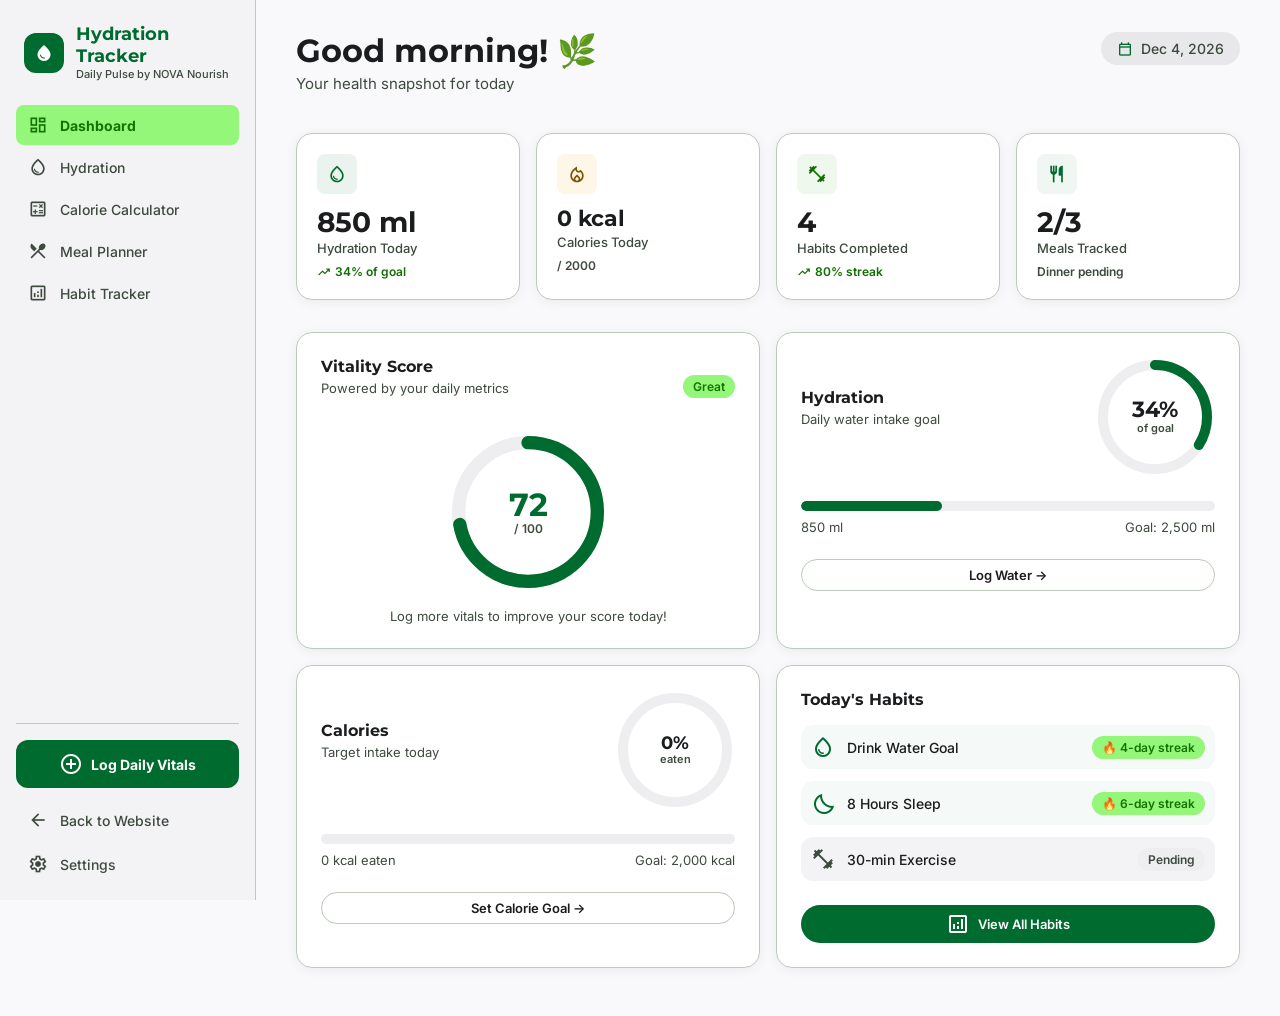
<file: hydration-tracker/index.html>
<!DOCTYPE html>
<html lang="en">
<head>
  <meta charset="UTF-8"/>
  <meta name="viewport" content="width=device-width, initial-scale=1.0"/>
  <title>Hydration Tracker | Daily Pulse by NOVA Nourish</title>
  <meta name="description" content="Track hydration, calories, meals, and health habits with Daily Pulse — the science-driven wellness app by NOVA Nourish Foundation."/>
  <link rel="preconnect" href="https://fonts.googleapis.com"/>
  <link rel="preconnect" href="https://fonts.gstatic.com" crossorigin/>
  <link href="https://fonts.googleapis.com/css2?family=Inter:wght@400;500;600;700&family=Montserrat:wght@600;700;800&family=Material+Symbols+Outlined:opsz,wght,FILL,GRAD@20..48,100..700,0..1,-50..200&display=swap" rel="stylesheet"/>
  <link rel="stylesheet" href="app.css"/>
  <style>
    .hidden { display: none !important; }

    /* ── Modal ── */
    .modal-overlay {
      position: fixed; inset: 0; z-index: 200;
      background: rgba(0,0,0,0.45);
      display: flex; align-items: center; justify-content: center;
      padding: 16px;
    }
    .modal {
      background: white; border-radius: var(--r-xl);
      padding: 32px; max-width: 440px; width: 100%;
      box-shadow: 0 24px 64px rgba(0,0,0,0.18);
      animation: fadeIn 0.25s ease;
    }
    .modal-title {
      font-family: var(--font-display); font-size: 20px; font-weight: 700;
      margin-bottom: 20px;
    }
    .modal-footer { display:flex; gap:12px; justify-content:flex-end; margin-top:24px; }

    /* ── Vitality ring ── */
    .vitality-ring-wrap {
      position: relative; width: 160px; height: 160px; margin: 0 auto;
    }
    .vitality-ring-wrap svg {
      transform: rotate(-90deg); width: 100%; height: 100%;
    }
    .vitality-ring-label {
      position: absolute; inset: 0; display: flex; flex-direction: column;
      align-items: center; justify-content: center;
    }
    .vitality-ring-num {
      font-family: var(--font-display); font-size: 32px; font-weight: 700;
      color: var(--primary); line-height: 1;
    }
    .vitality-ring-lbl { font-size: 12px; color: var(--on-surface-variant); font-weight: 600; }

    /* ── Stacked layout for cal results ── */
    .cal-result-grid {
      display: grid; grid-template-columns: 1fr 1fr;
      gap: 12px; margin-top: 20px;
    }

    .result-chip {
      background: var(--surface-container-low);
      border-radius: var(--r-md); padding: 16px;
      text-align: center;
    }
    .result-chip-val {
      font-family: var(--font-display); font-size: 24px; font-weight: 700;
      color: var(--primary);
    }
    .result-chip-lbl {
      font-size: 12px; color: var(--on-surface-variant); font-weight: 500; margin-top: 4px;
    }
  </style>
</head>
<body>

<!-- ════════════════════════════════════════════════════════
     SIDEBAR (Desktop)
     ════════════════════════════════════════════════════════ -->
<aside class="sidebar" id="sidebar">
  <div class="sidebar-brand">
    <div class="sidebar-logo">
      <span class="material-symbols-outlined" style="font-variation-settings:'FILL' 1;">water_drop</span>
    </div>
    <div>
      <p class="sidebar-brand-name">Hydration Tracker</p>
      <p class="sidebar-brand-sub">Daily Pulse by NOVA Nourish</p>
    </div>
  </div>

  <nav class="sidebar-nav">
    <a class="nav-item active" data-page="dashboard" href="#">
      <span class="material-symbols-outlined">dashboard</span>
      Dashboard
    </a>
    <a class="nav-item" data-page="hydration" href="#">
      <span class="material-symbols-outlined">water_drop</span>
      Hydration
    </a>
    <a class="nav-item" data-page="calories" href="#">
      <span class="material-symbols-outlined">calculate</span>
      Calorie Calculator
    </a>
    <a class="nav-item" data-page="meal" href="#">
      <span class="material-symbols-outlined">restaurant_menu</span>
      Meal Planner
    </a>
    <a class="nav-item" data-page="habits" href="#">
      <span class="material-symbols-outlined">analytics</span>
      Habit Tracker
    </a>
  </nav>

  <div class="sidebar-footer">
    <button class="btn-log-vitals" onclick="openLogModal()">
      <span class="material-symbols-outlined">add_circle</span>
      Log Daily Vitals
    </button>
    <a class="nav-item" href="../index.html">
      <span class="material-symbols-outlined">arrow_back</span>
      Back to Website
    </a>
    <a class="nav-item" href="#">
      <span class="material-symbols-outlined">settings</span>
      Settings
    </a>
  </div>
</aside>

<!-- ════════════════════════════════════════════════════════
     MOBILE TOP BAR
     ════════════════════════════════════════════════════════ -->
<div class="mobile-topbar">
  <div class="mobile-brand">
    <div style="width:32px;height:32px;border-radius:8px;background:var(--primary);display:flex;align-items:center;justify-content:center;">
      <span class="material-symbols-outlined" style="font-size:18px;color:white;font-variation-settings:'FILL' 1;">water_drop</span>
    </div>
    Hydration Tracker
  </div>
  <button class="mobile-menu-btn" id="mobile-menu-btn">
    <span class="material-symbols-outlined">menu</span>
  </button>
</div>

<!-- ════════════════════════════════════════════════════════
     MAIN CONTENT
     ════════════════════════════════════════════════════════ -->
<main class="main-content">

  <!-- ════ PAGE 1: DASHBOARD ════ -->
  <div class="app-page active" id="page-dashboard">
    <div class="page-header">
      <div>
        <h1 class="page-title">Good morning! 🌿</h1>
        <p class="page-subtitle">Your health snapshot for today</p>
      </div>
      <div class="date-chip">
        <span class="material-symbols-outlined">calendar_today</span>
        <span class="today-label"></span>
      </div>
    </div>

    <!-- Stat cards row -->
    <div class="stat-grid mb-xl">
      <div class="stat-card">
        <div class="stat-icon" style="background:rgba(0,107,47,0.08);">
          <span class="material-symbols-outlined text-primary">water_drop</span>
        </div>
        <div class="stat-value" id="dash-hydration-ml">850 ml</div>
        <div class="stat-label">Hydration Today</div>
        <div class="stat-trend trend-up">
          <span class="material-symbols-outlined" style="font-size:14px;">trending_up</span>
          34% of goal
        </div>
      </div>
      <div class="stat-card">
        <div class="stat-icon" style="background:rgba(245,179,53,0.12);">
          <span class="material-symbols-outlined" style="color:var(--tertiary);">local_fire_department</span>
        </div>
        <div class="stat-value" id="dash-cal" style="font-size:22px;">0 kcal</div>
        <div class="stat-label">Calories Today</div>
        <div id="dash-cal-goal" class="stat-trend text-muted">/ 2000 goal</div>
      </div>
      <div class="stat-card">
        <div class="stat-icon" style="background:rgba(93,187,70,0.1);">
          <span class="material-symbols-outlined" style="color:var(--secondary);">fitness_center</span>
        </div>
        <div class="stat-value">4</div>
        <div class="stat-label">Habits Completed</div>
        <div class="stat-trend trend-up">
          <span class="material-symbols-outlined" style="font-size:14px;">trending_up</span>
          80% streak
        </div>
      </div>
      <div class="stat-card">
        <div class="stat-icon" style="background:rgba(0,107,47,0.06);">
          <span class="material-symbols-outlined text-primary">restaurant</span>
        </div>
        <div class="stat-value">2/3</div>
        <div class="stat-label">Meals Tracked</div>
        <div class="stat-trend text-muted">Dinner pending</div>
      </div>
    </div>

    <!-- Main dashboard grid -->
    <div style="display:grid;grid-template-columns:1fr;gap:16px;" id="dash-main-grid">

      <!-- Vitality Score -->
      <div class="card">
        <div class="flex items-center justify-between mb-md">
          <div>
            <p class="card-title">Vitality Score</p>
            <p class="card-subtitle">Powered by your daily metrics</p>
          </div>
          <span class="chip chip-green">Great</span>
        </div>
        <div class="vitality-ring-wrap">
          <svg viewBox="0 0 120 120">
            <circle class="ring-bg" cx="60" cy="60" r="52"/>
            <circle class="ring-fill" cx="60" cy="60" r="52" id="ring-vitality"
              style="stroke: var(--primary);" stroke-dasharray="326.7" stroke-dashoffset="90.8"/>
          </svg>
          <div class="vitality-ring-label">
            <span class="vitality-ring-num">72</span>
            <span class="vitality-ring-lbl">/ 100</span>
          </div>
        </div>
        <p style="text-align:center;font-size:13px;color:var(--on-surface-variant);margin-top:16px;">
          Log more vitals to improve your score today!
        </p>
      </div>

      <!-- Hydration Ring -->
      <div class="card">
        <div class="flex items-center justify-between mb-lg">
          <div>
            <p class="card-title">Hydration</p>
            <p class="card-subtitle">Daily water intake goal</p>
          </div>
          <div class="ring-wrap">
            <svg viewBox="0 0 120 120">
              <circle class="ring-bg" cx="60" cy="60" r="52"/>
              <circle class="ring-fill" cx="60" cy="60" r="52" id="ring-hydration"
                style="stroke:#006b2f;" stroke-dasharray="326.7" stroke-dashoffset="326.7"/>
            </svg>
            <div class="ring-label">
              <span class="ring-value" id="dash-hydration-pct">34%</span>
              <span class="ring-unit">of goal</span>
            </div>
          </div>
        </div>
        <div class="track mb-xs"><div class="track-fill dash-track" data-pct="34" style="width:0%"></div></div>
        <div class="flex justify-between text-sm text-muted">
          <span>850 ml</span>
          <span>Goal: 2,500 ml</span>
        </div>
        <button class="btn btn-outline w-full mt-lg btn-sm" data-page="hydration">
          Log Water →
        </button>
      </div>

      <!-- Calories Ring -->
      <div class="card">
        <div class="flex items-center justify-between mb-lg">
          <div>
            <p class="card-title">Calories</p>
            <p class="card-subtitle">Target intake today</p>
          </div>
          <div class="ring-wrap">
            <svg viewBox="0 0 120 120">
              <circle class="ring-bg" cx="60" cy="60" r="52"/>
              <circle class="ring-fill" cx="60" cy="60" r="52" id="ring-calories"
                style="stroke:var(--nova-gold);" stroke-dasharray="326.7" stroke-dashoffset="326.7"/>
            </svg>
            <div class="ring-label">
              <span class="ring-value" style="font-size:18px;">0%</span>
              <span class="ring-unit">eaten</span>
            </div>
          </div>
        </div>
        <div class="track mb-xs"><div class="track-fill dash-track" data-pct="0" style="width:0%;background:var(--nova-gold);"></div></div>
        <div class="flex justify-between text-sm text-muted">
          <span>0 kcal eaten</span>
          <span>Goal: 2,000 kcal</span>
        </div>
        <button class="btn btn-outline w-full mt-lg btn-sm" data-page="calories">
          Set Calorie Goal →
        </button>
      </div>

      <!-- Quick Habits Summary -->
      <div class="card">
        <p class="card-title mb-md">Today's Habits</p>
        <div style="display:flex;flex-direction:column;gap:12px;">
          <div class="flex items-center justify-between" style="padding:10px;background:rgba(0,107,47,0.04);border-radius:var(--r-md);">
            <div class="flex items-center gap-sm">
              <span class="material-symbols-outlined text-primary">water_drop</span>
              <span style="font-size:14px;font-weight:500;">Drink Water Goal</span>
            </div>
            <span class="chip chip-green">🔥 4-day streak</span>
          </div>
          <div class="flex items-center justify-between" style="padding:10px;background:rgba(0,107,47,0.04);border-radius:var(--r-md);">
            <div class="flex items-center gap-sm">
              <span class="material-symbols-outlined text-primary">bedtime</span>
              <span style="font-size:14px;font-weight:500;">8 Hours Sleep</span>
            </div>
            <span class="chip chip-green">🔥 6-day streak</span>
          </div>
          <div class="flex items-center justify-between" style="padding:10px;background:var(--surface-container-low);border-radius:var(--r-md);">
            <div class="flex items-center gap-sm">
              <span class="material-symbols-outlined" style="color:var(--on-surface-variant);">fitness_center</span>
              <span style="font-size:14px;font-weight:500;">30-min Exercise</span>
            </div>
            <span class="chip" style="background:var(--surface-container);color:var(--on-surface-variant);">Pending</span>
          </div>
        </div>
        <button class="btn btn-primary w-full mt-lg btn-sm" data-page="habits">
          <span class="material-symbols-outlined">analytics</span> View All Habits
        </button>
      </div>

    </div>
  </div>

  <!-- ════ PAGE 2: HYDRATION TRACKER ════ -->
  <div class="app-page" id="page-hydration">
    <div class="page-header">
      <div>
        <h1 class="page-title">Hydration Tracker</h1>
        <p class="page-subtitle">Optimising cellular function through precise intake.</p>
      </div>
      <div style="display:flex;gap:8px;">
        <div class="date-chip today-label"></div>
        <button class="btn btn-ghost btn-sm" onclick="resetDay()">
          <span class="material-symbols-outlined" style="font-size:16px;">refresh</span> Reset
        </button>
      </div>
    </div>

    <div style="display:grid;grid-template-columns:1fr;gap:16px;">

      <!-- Water Visual Column -->
      <div class="card text-center">
        <p class="card-title mb-xs">Today's Intake</p>
        <p class="card-subtitle">Goal: 2,500 ml</p>

        <div class="water-container" style="margin:24px auto;">
          <div class="water-fill" id="water-fill" style="height:34%;"></div>
          <div class="water-label" id="water-label">850 ml</div>
        </div>

        <div style="padding:0 16px;margin-top:20px;">
          <div class="flex justify-between mb-xs">
            <span style="font-size:13px;font-weight:600;" id="hydration-pct-label">34%</span>
            <span style="font-size:13px;color:var(--on-surface-variant);" id="hydration-remaining">1,650 ml remaining</span>
          </div>
          <div class="track">
            <div class="track-fill" id="hydration-track" style="width:34%;"></div>
          </div>
        </div>

        <!-- Milestone dots -->
        <div class="sep"></div>
        <p style="font-size:13px;font-weight:600;color:var(--on-surface-variant);margin-bottom:12px;text-align:left;">Milestones</p>
        <div class="milestone-grid">
          <div class="milestone-item">
            <div class="milestone-dot" id="milestone-25">
              <span class="material-symbols-outlined" style="font-size:20px;">water_drop</span>
            </div>
            <span>25%</span>
          </div>
          <div class="milestone-item">
            <div class="milestone-dot" id="milestone-50">
              <span class="material-symbols-outlined" style="font-size:20px;">local_drink</span>
            </div>
            <span>50%</span>
          </div>
          <div class="milestone-item">
            <div class="milestone-dot" id="milestone-75">
              <span class="material-symbols-outlined" style="font-size:20px;">water_full</span>
            </div>
            <span>75%</span>
          </div>
          <div class="milestone-item">
            <div class="milestone-dot" id="milestone-100">
              <span class="material-symbols-outlined" style="font-size:20px;">emoji_events</span>
            </div>
            <span>🎯 100%</span>
          </div>
        </div>
      </div>

      <!-- Quick Add Column -->
      <div class="card">
        <p class="card-title mb-xs">Quick Add</p>
        <p class="card-subtitle">Tap a cup size to log instantly</p>

        <div class="cup-grid">
          <button class="cup-btn" onclick="addWater(100)">
            <span class="material-symbols-outlined">coffee</span>
            100 ml<span style="font-size:10px;color:var(--on-surface-variant);">Sip</span>
          </button>
          <button class="cup-btn" onclick="addWater(250)">
            <span class="material-symbols-outlined">water_full</span>
            250 ml<span style="font-size:10px;color:var(--on-surface-variant);">Glass</span>
          </button>
          <button class="cup-btn" onclick="addWater(500)">
            <span class="material-symbols-outlined">water_drop</span>
            500 ml<span style="font-size:10px;color:var(--on-surface-variant);">Bottle</span>
          </button>
          <button class="cup-btn" onclick="addWater(750)">
            <span class="material-symbols-outlined">local_drink</span>
            750 ml<span style="font-size:10px;color:var(--on-surface-variant);">Large</span>
          </button>
        </div>

        <div class="sep"></div>

        <p style="font-size:13px;font-weight:600;margin-bottom:10px;">Custom Amount</p>
        <div class="flex gap-sm">
          <input type="number" id="custom-water-input" class="form-input" placeholder="e.g. 330" min="1" max="2000" style="max-width:140px;"/>
          <span style="align-self:center;font-size:14px;color:var(--on-surface-variant);">ml</span>
          <button class="btn btn-primary btn-sm" onclick="addCustomWater()">
            <span class="material-symbols-outlined" style="font-size:16px;">add</span> Add
          </button>
        </div>

        <div class="sep"></div>

        <!-- Log -->
        <p class="card-title mb-md">Intake Log</p>
        <div id="hydration-log"></div>
      </div>

    </div>
  </div>

  <!-- ════ PAGE 3: CALORIE CALCULATOR ════ -->
  <div class="app-page" id="page-calories">
    <div class="page-header">
      <div>
        <h1 class="page-title">Calorie Calculator</h1>
        <p class="page-subtitle">Science-backed daily energy targets using Harris-Benedict.</p>
      </div>
      <div class="date-chip today-label"></div>
    </div>

    <div style="display:grid;grid-template-columns:1fr;gap:16px;">

      <!-- Input form -->
      <div class="card">
        <p class="card-title mb-xs">Your Details</p>
        <p class="card-subtitle">Enter your biometrics for personalised targets.</p>

        <div class="grid-2" style="gap:12px;margin-bottom:12px;">
          <div class="form-group" style="margin-bottom:0;">
            <label class="form-label" for="cal-weight">Weight (kg)</label>
            <input type="number" id="cal-weight" class="form-input" placeholder="70" value="70"/>
          </div>
          <div class="form-group" style="margin-bottom:0;">
            <label class="form-label" for="cal-height">Height (cm)</label>
            <input type="number" id="cal-height" class="form-input" placeholder="170" value="170"/>
          </div>
          <div class="form-group" style="margin-bottom:0;">
            <label class="form-label" for="cal-age">Age</label>
            <input type="number" id="cal-age" class="form-input" placeholder="25" value="25"/>
          </div>
          <div class="form-group" style="margin-bottom:0;">
            <label class="form-label" for="cal-gender">Gender</label>
            <select id="cal-gender" class="form-input">
              <option value="male">Male</option>
              <option value="female">Female</option>
            </select>
          </div>
        </div>

        <div class="form-group">
          <label class="form-label" for="cal-activity">Activity Level</label>
          <select id="cal-activity" class="form-input">
            <option value="1.2">Sedentary (desk job, no exercise)</option>
            <option value="1.375" selected>Lightly Active (1–3 days/week)</option>
            <option value="1.55">Moderately Active (3–5 days/week)</option>
            <option value="1.725">Very Active (6–7 days/week)</option>
            <option value="1.9">Extra Active (athlete / physical work)</option>
          </select>
        </div>

        <div class="form-group">
          <label class="form-label" for="cal-goal">Your Goal</label>
          <select id="cal-goal" class="form-input">
            <option value="maintain">Maintain Weight</option>
            <option value="lose">Lose Weight (−500 kcal/day)</option>
            <option value="gain">Gain Muscle (+500 kcal/day)</option>
          </select>
        </div>

        <button class="btn btn-primary w-full btn-lg" onclick="calculateCalories()">
          <span class="material-symbols-outlined">calculate</span>
          Calculate My Targets
        </button>
      </div>

      <!-- Results -->
      <div class="card hidden" id="cal-results">
        <p class="card-title mb-xs">Your Personalised Plan</p>
        <p class="card-subtitle">Based on Harris-Benedict + Mifflin-St Jeor formula</p>

        <div class="cal-result-grid">
          <div class="result-chip">
            <div class="result-chip-val" id="result-bmr">—</div>
            <div class="result-chip-lbl">BMR (kcal/day)</div>
          </div>
          <div class="result-chip" style="background:rgba(0,107,47,0.06);">
            <div class="result-chip-val" id="result-tdee">—</div>
            <div class="result-chip-lbl">TDEE (maintenance)</div>
          </div>
          <div class="result-chip" style="background:var(--primary);grid-column:span 2;">
            <div class="result-chip-val" id="result-target" style="color:white;font-size:32px;">—</div>
            <div class="result-chip-lbl" style="color:rgba(255,255,255,0.8);">Daily Target (kcal)</div>
          </div>
        </div>

        <div class="sep"></div>

        <p style="font-size:13px;font-weight:600;margin-bottom:16px;">Macronutrient Breakdown</p>

        <div style="display:flex;flex-direction:column;gap:14px;">
          <div>
            <div class="flex justify-between mb-xs">
              <span style="font-size:14px;font-weight:500;">Protein</span>
              <span style="font-size:14px;font-weight:700;color:var(--primary);" id="result-protein">—</span>
            </div>
            <div class="track"><div class="track-fill" id="bar-protein" style="width:0%;background:var(--primary);"></div></div>
          </div>
          <div>
            <div class="flex justify-between mb-xs">
              <span style="font-size:14px;font-weight:500;">Carbohydrates</span>
              <span style="font-size:14px;font-weight:700;color:var(--tertiary);" id="result-carbs">—</span>
            </div>
            <div class="track"><div class="track-fill" id="bar-carbs" style="width:0%;background:var(--tertiary-fixed-dim);"></div></div>
          </div>
          <div>
            <div class="flex justify-between mb-xs">
              <span style="font-size:14px;font-weight:500;">Healthy Fats</span>
              <span style="font-size:14px;font-weight:700;color:var(--secondary);" id="result-fat">—</span>
            </div>
            <div class="track"><div class="track-fill" id="bar-fat" style="width:0%;background:var(--secondary-fixed-dim, #95f779);"></div></div>
          </div>
        </div>

        <div class="sep"></div>

        <div style="background:rgba(0,107,47,0.04);border-radius:var(--r-md);padding:16px;">
          <p style="font-size:13px;color:var(--on-surface-variant);line-height:1.6;">
            💡 <strong>Note:</strong> These are estimates based on established formulas. Consult a registered dietitian for personalised medical nutrition therapy.
          </p>
        </div>
      </div>

    </div>
  </div>

  <!-- ════ PAGE 4: MEAL PLANNER ════ -->
  <div class="app-page" id="page-meal">
    <div class="page-header">
      <div>
        <h1 class="page-title">Meal Planner</h1>
        <p class="page-subtitle">Plan your nutritious week, meal by meal.</p>
      </div>
      <div style="display:flex;gap:8px;flex-wrap:wrap;">
        <button class="btn btn-outline btn-sm" onclick="WEEK_DAYS.forEach((d,i) => autoFillDay(i)); showToast('Full week auto-filled! 🎉')">
          <span class="material-symbols-outlined" style="font-size:16px;">auto_awesome</span> Auto-Fill Week
        </button>
        <button class="btn btn-ghost btn-sm" onclick="State.meals.plan={}; renderMealPlanner(); showToast('Week cleared.')">
          <span class="material-symbols-outlined" style="font-size:16px;">clear_all</span> Clear
        </button>
      </div>
    </div>

    <!-- Nutritional summary chips -->
    <div class="flex gap-md flex-wrap mb-xl">
      <div class="card" style="padding:16px 20px;flex:1;min-width:140px;text-align:center;">
        <p style="font-family:var(--font-display);font-size:22px;font-weight:700;color:var(--primary);">~1,850</p>
        <p style="font-size:12px;color:var(--on-surface-variant);">Avg Daily kcal</p>
      </div>
      <div class="card" style="padding:16px 20px;flex:1;min-width:140px;text-align:center;">
        <p style="font-family:var(--font-display);font-size:22px;font-weight:700;color:var(--tertiary);">~95g</p>
        <p style="font-size:12px;color:var(--on-surface-variant);">Avg Protein</p>
      </div>
      <div class="card" style="padding:16px 20px;flex:1;min-width:140px;text-align:center;">
        <p style="font-family:var(--font-display);font-size:22px;font-weight:700;color:var(--secondary);">~230g</p>
        <p style="font-size:12px;color:var(--on-surface-variant);">Avg Carbs</p>
      </div>
    </div>

    <div id="meal-planner-grid" style="display:grid;grid-template-columns:1fr;gap:16px;"></div>
  </div>

  <!-- ════ PAGE 5: HABIT TRACKER ════ -->
  <div class="app-page" id="page-habits">
    <div class="page-header">
      <div>
        <h1 class="page-title">Habit Tracker</h1>
        <p class="page-subtitle">Build consistent healthy habits, one day at a time.</p>
      </div>
      <div class="date-chip today-label"></div>
    </div>

    <!-- Weekly overview header -->
    <div class="card mb-xl">
      <div class="flex items-center justify-between mb-md">
        <p class="card-title">This Week's Overview</p>
        <span class="chip chip-green">Week 29, 2024</span>
      </div>
      <div style="display:grid;grid-template-columns:repeat(7,1fr);gap:6px;">
        <div class="day-label">Mon</div>
        <div class="day-label">Tue</div>
        <div class="day-label">Wed</div>
        <div class="day-label">Thu</div>
        <div class="day-label">Fri</div>
        <div class="day-label">Sat</div>
        <div class="day-label">Sun</div>
        <div class="day-check checked" style="border-radius:6px;"><span class="material-symbols-outlined" style="font-size:14px;">check</span></div>
        <div class="day-check checked" style="border-radius:6px;"><span class="material-symbols-outlined" style="font-size:14px;">check</span></div>
        <div class="day-check checked" style="border-radius:6px;"><span class="material-symbols-outlined" style="font-size:14px;">check</span></div>
        <div class="day-check checked" style="border-radius:6px;"><span class="material-symbols-outlined" style="font-size:14px;">check</span></div>
        <div class="day-check" style="border-radius:6px;"></div>
        <div class="day-check" style="border-radius:6px;"></div>
        <div class="day-check" style="border-radius:6px;"></div>
      </div>
      <p style="font-size:13px;color:var(--on-surface-variant);margin-top:12px;">4/7 days completed this week · 57% consistency</p>
    </div>

    <!-- Add habit -->
    <div class="card mb-xl">
      <p class="card-title mb-md">Add New Habit</p>
      <div class="flex gap-sm">
        <input type="text" id="new-habit-input" class="form-input" placeholder="E.g. Take vitamins daily" style="flex:1;"/>
        <button class="btn btn-primary" onclick="addHabit()">
          <span class="material-symbols-outlined">add</span> Add
        </button>
      </div>
    </div>

    <!-- Habits list -->
    <div id="habits-list"></div>

  </div>

</main>

<!-- ════════════════════════════════════════════════════════
     MOBILE BOTTOM NAV
     ════════════════════════════════════════════════════════ -->
<div class="mobile-bottom-nav">
  <div class="nav-items">
    <a class="mobile-nav-item active" data-page="dashboard" href="#">
      <span class="material-symbols-outlined">dashboard</span> Home
    </a>
    <a class="mobile-nav-item" data-page="hydration" href="#">
      <span class="material-symbols-outlined">water_drop</span> Water
    </a>
    <a class="mobile-nav-item" data-page="calories" href="#">
      <span class="material-symbols-outlined">calculate</span> Calories
    </a>
    <a class="mobile-nav-item" data-page="meal" href="#">
      <span class="material-symbols-outlined">restaurant_menu</span> Meals
    </a>
    <a class="mobile-nav-item" data-page="habits" href="#">
      <span class="material-symbols-outlined">analytics</span> Habits
    </a>
  </div>
</div>

<!-- ════════════════════════════════════════════════════════
     LOG VITALS MODAL
     ════════════════════════════════════════════════════════ -->
<div class="modal-overlay hidden" id="log-modal">
  <div class="modal">
    <h3 class="modal-title">Log Daily Vitals</h3>

    <div class="form-group">
      <label class="form-label" for="log-water">Water Intake (ml)</label>
      <input type="number" id="log-water" class="form-input" placeholder="e.g. 250"/>
    </div>
    <div class="form-group">
      <label class="form-label" for="log-calories">Calories Consumed (kcal)</label>
      <input type="number" id="log-calories" class="form-input" placeholder="e.g. 600"/>
    </div>
    <div class="form-group">
      <label class="form-label" for="log-notes">Notes (optional)</label>
      <input type="text" id="log-notes" class="form-input" placeholder="E.g. Post-workout meal"/>
    </div>

    <div class="modal-footer">
      <button class="btn btn-ghost" onclick="closeLogModal()">Cancel</button>
      <button class="btn btn-primary" onclick="submitVitals()">
        <span class="material-symbols-outlined" style="font-size:16px;">save</span> Log Vitals
      </button>
    </div>
  </div>
</div>

<!-- ════════════════════════════════════════════════════════
     TOAST CONTAINER
     ════════════════════════════════════════════════════════ -->
<div class="toast-container" id="toast-container"></div>

<script src="app.js"></script>
<script>
  // Make dashboard grid responsive
  function applyResponsiveGrids() {
    const dashGrid = document.getElementById('dash-main-grid');
    if (dashGrid) {
      dashGrid.style.gridTemplateColumns = window.innerWidth >= 1024 ? 'repeat(2,1fr)' : '1fr';
    }
    const mealGrid = document.getElementById('meal-planner-grid');
    if (mealGrid) {
      if (window.innerWidth >= 1280) mealGrid.style.gridTemplateColumns = 'repeat(4,1fr)';
      else if (window.innerWidth >= 768) mealGrid.style.gridTemplateColumns = 'repeat(2,1fr)';
      else mealGrid.style.gridTemplateColumns = '1fr';
    }
  }
  applyResponsiveGrids();
  window.addEventListener('resize', applyResponsiveGrids);
</script>
</body>
</html>
</file>
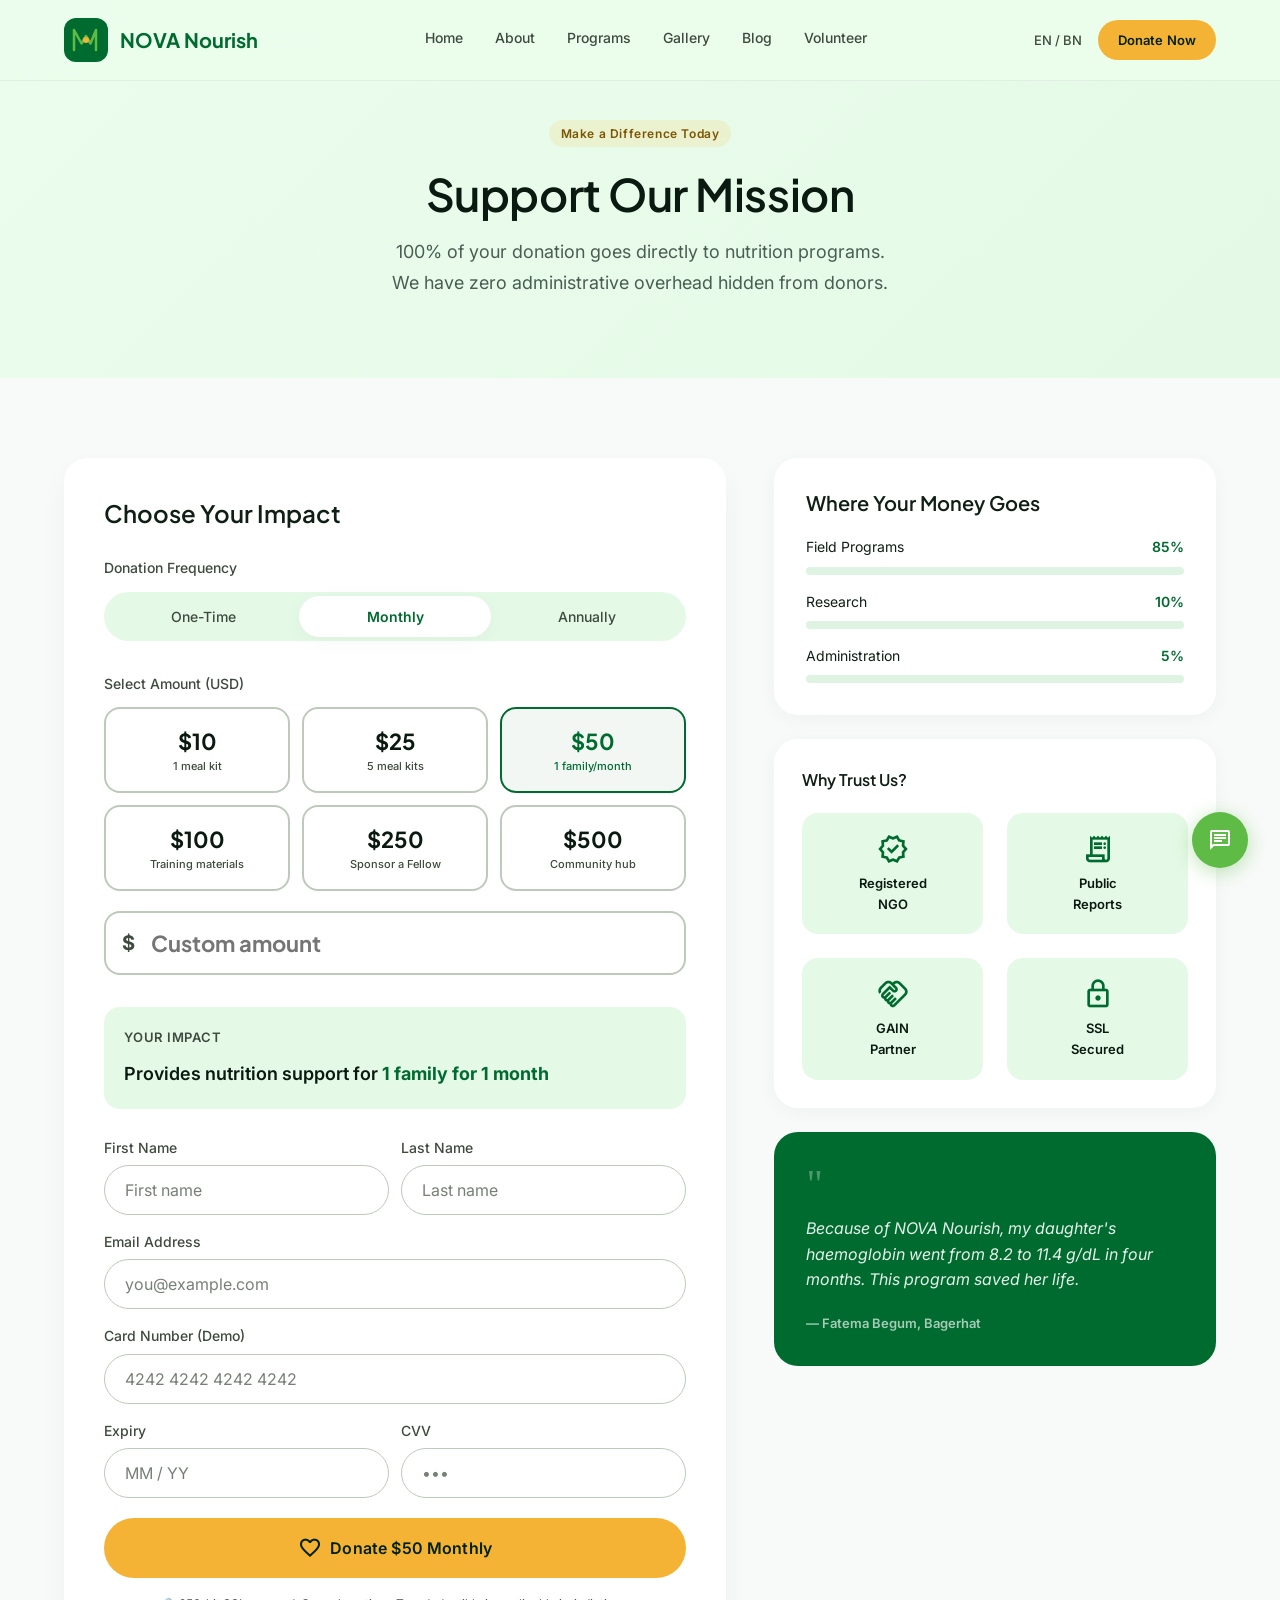
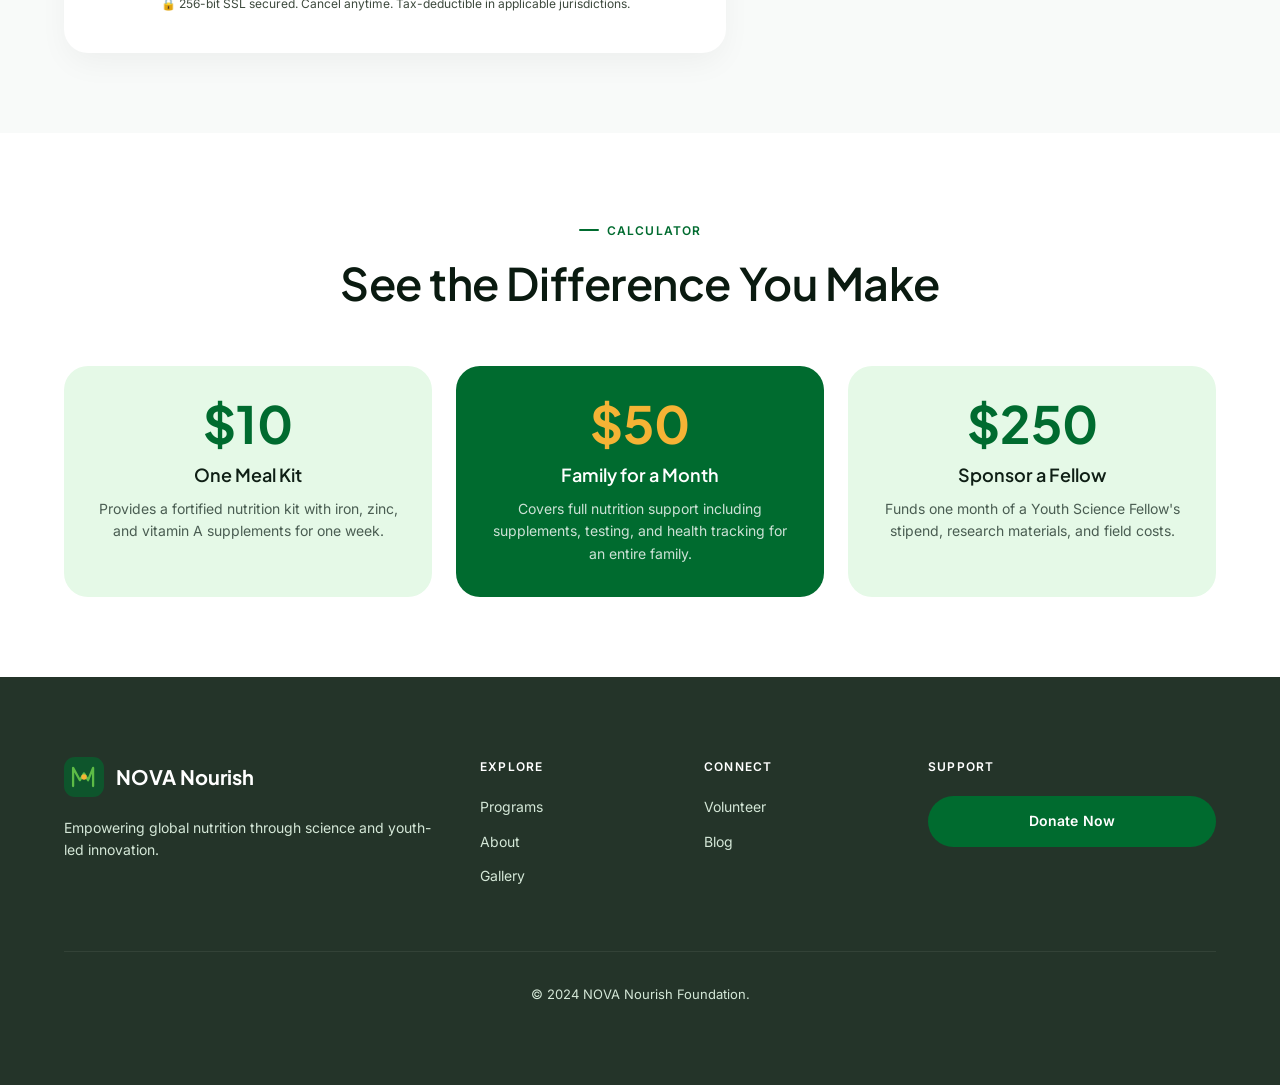
<file: donate.html>
<!DOCTYPE html>
<html lang="en" class="scroll-smooth">
<head>
  <meta charset="UTF-8"/>
  <meta name="viewport" content="width=device-width, initial-scale=1.0"/>
  <title>Support Our Mission | Donate to NOVA Nourish Foundation</title>
  <meta name="description" content="Support NOVA Nourish Foundation's mission to eliminate malnutrition. Every donation funds life-changing nutrition science in Bangladesh."/>
  <link rel="preconnect" href="https://fonts.googleapis.com"/>
  <link rel="preconnect" href="https://fonts.gstatic.com" crossorigin/>
  <link href="https://fonts.googleapis.com/css2?family=Inter:wght@400;500;600;700&family=Plus+Jakarta+Sans:wght@500;600;700;800&family=Material+Symbols+Outlined:opsz,wght,FILL,GRAD@20..48,100..700,0..1,-50..200&display=swap" rel="stylesheet"/>
  <link rel="stylesheet" href="css/styles.css"/>
  <style>
    .donate-hero {
      padding: 120px 0 80px;
      background: linear-gradient(135deg, var(--surface) 0%, var(--surface-container-low) 100%);
      text-align: center;
    }

    .donate-layout {
      display: grid;
      grid-template-columns: 1fr;
      gap: 48px;
    }

    @media (min-width: 1024px) {
      .donate-layout { grid-template-columns: 3fr 2fr; }
    }

    /* Amount Selector */
    .amount-grid {
      display: grid;
      grid-template-columns: repeat(2, 1fr);
      gap: 12px;
      margin-bottom: 20px;
    }

    @media (min-width: 480px) {
      .amount-grid { grid-template-columns: repeat(3, 1fr); }
    }

    .amount-btn {
      padding: 18px 12px;
      border-radius: var(--radius-xl);
      border: 2px solid var(--outline-variant);
      background: var(--surface-base);
      font-family: var(--font-display);
      font-size: 22px;
      font-weight: 700;
      color: var(--text-primary);
      cursor: pointer;
      transition: all var(--transition-base);
      text-align: center;
    }

    .amount-btn span {
      display: block;
      font-family: var(--font-body);
      font-size: 11px;
      font-weight: 500;
      color: var(--on-surface-variant);
      margin-top: 4px;
    }

    .amount-btn.active, .amount-btn:hover {
      border-color: var(--primary);
      background: rgba(0,107,47,0.05);
      color: var(--primary);
    }

    .amount-btn.active span { color: var(--primary); }

    .custom-amount {
      display: flex;
      align-items: center;
      border: 2px solid var(--outline-variant);
      border-radius: var(--radius-xl);
      overflow: hidden;
      background: var(--surface-base);
      transition: border-color var(--transition-base);
    }

    .custom-amount:focus-within {
      border-color: var(--primary);
    }

    .currency-symbol {
      padding: 0 16px;
      font-size: 20px;
      font-weight: 700;
      color: var(--on-surface-variant);
    }

    .custom-amount input {
      flex: 1;
      padding: 16px 0;
      border: none;
      font-family: var(--font-display);
      font-size: 22px;
      font-weight: 700;
      color: var(--text-primary);
      background: transparent;
    }

    .custom-amount input:focus { outline: none; }

    /* Frequency */
    .frequency-toggle {
      display: flex;
      background: var(--surface-container-low);
      border-radius: var(--radius-full);
      padding: 4px;
      margin-bottom: 32px;
    }

    .freq-btn {
      flex: 1;
      padding: 12px;
      border-radius: var(--radius-full);
      font-size: 14px;
      font-weight: 500;
      color: var(--on-surface-variant);
      background: transparent;
      border: none;
      cursor: pointer;
      transition: all var(--transition-base);
    }

    .freq-btn.active {
      background: var(--surface-base);
      color: var(--primary);
      font-weight: 600;
      box-shadow: var(--shadow-card);
    }

    /* Donation Card */
    .donation-card {
      background: var(--surface-base);
      border-radius: var(--radius-2xl);
      padding: 40px;
      box-shadow: var(--shadow-soft);
    }

    /* Impact Calculator */
    .impact-bar {
      height: 8px;
      background: var(--surface-container);
      border-radius: var(--radius-full);
      margin-top: 8px;
      overflow: hidden;
    }

    .impact-fill {
      height: 100%;
      background: var(--fresh-leaf);
      border-radius: var(--radius-full);
      transition: width 0.5s ease;
    }

    /* Trust Badges */
    .trust-grid {
      display: grid;
      grid-template-columns: repeat(2, 1fr);
      gap: var(--gutter);
    }

    .trust-item {
      display: flex;
      flex-direction: column;
      align-items: center;
      text-align: center;
      gap: 8px;
      padding: 20px;
      background: var(--surface-container-low);
      border-radius: var(--radius-xl);
    }

    .trust-item .material-symbols-outlined {
      font-size: 32px;
      color: var(--primary);
    }

    .trust-item p {
      font-size: 13px;
      font-weight: 600;
      color: var(--text-primary);
    }
  </style>
</head>
<body>

<!-- NAV -->
<nav class="nav">
  <div class="nav-inner">
    <a href="index.html" class="nav-logo">
      <svg width="44" height="44" viewBox="0 0 44 44" fill="none"><rect width="44" height="44" rx="12" fill="#006b2f"/><path d="M10 32V12l7.5 13.5L22 18l4.5 7.5L32 12v20" stroke="#5dbb46" stroke-width="2.5" stroke-linecap="round" stroke-linejoin="round"/><circle cx="22" cy="22" r="3" fill="#f5b335"/></svg>
      <span class="nav-logo-text">NOVA Nourish</span>
    </a>
    <div class="nav-links">
      <a href="index.html" class="nav-link">Home</a>
      <a href="about.html" class="nav-link">About</a>
      <a href="programs.html" class="nav-link">Programs</a>
      <a href="gallery.html" class="nav-link">Gallery</a>
      <a href="blog.html" class="nav-link">Blog</a>
      <a href="volunteer.html" class="nav-link">Volunteer</a>
    </div>
    <div class="nav-actions">
      <button class="btn-lang">EN / BN</button>
      <a href="donate.html" class="btn btn-gold btn-sm">Donate Now</a>
      <button class="nav-hamburger" id="menuToggle"><span></span><span></span><span></span></button>
    </div>
  </div>
  <div class="nav-mobile-menu" id="mobileMenu">
    <a href="index.html">Home</a>
    <a href="about.html">About</a>
    <a href="programs.html">Programs</a>
    <a href="gallery.html">Gallery</a>
    <a href="blog.html">Blog</a>
    <a href="volunteer.html">Volunteer</a>
    <a href="donate.html">Donate Now →</a>
  </div>
</nav>

<main>

  <!-- HERO -->
  <section class="donate-hero">
    <div class="container fade-up">
      <span class="badge badge-gold" style="margin-bottom:20px;">Make a Difference Today</span>
      <h1 class="headline-xl" style="color:var(--text-primary);margin-bottom:16px;">Support Our Mission</h1>
      <p class="body-lg" style="color:var(--text-secondary);max-width:520px;margin-inline:auto;">
        100% of your donation goes directly to nutrition programs. We have zero administrative overhead hidden from donors.
      </p>
    </div>
  </section>

  <!-- DONATION SECTION -->
  <section class="section-py" style="background:var(--surface-muted);">
    <div class="container">
      <div class="donate-layout">

        <!-- Donation Form -->
        <div>
          <div class="donation-card fade-up">
            <h2 class="headline-md" style="margin-bottom:28px;">Choose Your Impact</h2>

            <!-- Frequency Toggle -->
            <p style="font-size:14px;font-weight:500;color:var(--on-surface-variant);margin-bottom:12px;">Donation Frequency</p>
            <div class="frequency-toggle">
              <button class="freq-btn" data-freq="one-time">One-Time</button>
              <button class="freq-btn active" data-freq="monthly">Monthly</button>
              <button class="freq-btn" data-freq="annually">Annually</button>
            </div>

            <!-- Amount Buttons -->
            <p style="font-size:14px;font-weight:500;color:var(--on-surface-variant);margin-bottom:12px;">Select Amount (USD)</p>
            <div class="amount-grid" id="amountGrid">
              <button class="amount-btn" data-amount="10">$10<span>1 meal kit</span></button>
              <button class="amount-btn" data-amount="25">$25<span>5 meal kits</span></button>
              <button class="amount-btn active" data-amount="50">$50<span>1 family/month</span></button>
              <button class="amount-btn" data-amount="100">$100<span>Training materials</span></button>
              <button class="amount-btn" data-amount="250">$250<span>Sponsor a Fellow</span></button>
              <button class="amount-btn" data-amount="500">$500<span>Community hub</span></button>
            </div>

            <!-- Custom Amount -->
            <div class="custom-amount" style="margin-bottom:32px;">
              <span class="currency-symbol">$</span>
              <input type="number" id="customAmount" placeholder="Custom amount" min="1"/>
            </div>

            <!-- Impact Preview -->
            <div style="background:var(--surface-container-low);border-radius:var(--radius-xl);padding:20px;margin-bottom:28px;" id="impactPreview">
              <p style="font-size:13px;font-weight:600;color:var(--on-surface-variant);margin-bottom:12px;text-transform:uppercase;letter-spacing:0.06em;">Your Impact</p>
              <p style="font-size:18px;font-weight:600;color:var(--text-primary);" id="impactText">
                Provides nutrition support for <strong style="color:var(--primary);">1 family for 1 month</strong>
              </p>
            </div>

            <!-- Personal Info -->
            <div style="display:grid;gap:16px;margin-bottom:20px;">
              <div style="display:grid;grid-template-columns:1fr 1fr;gap:12px;">
                <div>
                  <label class="form-label" for="donorFirst">First Name</label>
                  <input type="text" id="donorFirst" class="form-input" placeholder="First name"/>
                </div>
                <div>
                  <label class="form-label" for="donorLast">Last Name</label>
                  <input type="text" id="donorLast" class="form-input" placeholder="Last name"/>
                </div>
              </div>
              <div>
                <label class="form-label" for="donorEmail">Email Address</label>
                <input type="email" id="donorEmail" class="form-input" placeholder="you@example.com"/>
              </div>
              <div>
                <label class="form-label">Card Number (Demo)</label>
                <input type="text" class="form-input" placeholder="4242 4242 4242 4242" maxlength="19"/>
              </div>
              <div style="display:grid;grid-template-columns:1fr 1fr;gap:12px;">
                <div>
                  <label class="form-label">Expiry</label>
                  <input type="text" class="form-input" placeholder="MM / YY" maxlength="7"/>
                </div>
                <div>
                  <label class="form-label">CVV</label>
                  <input type="text" class="form-input" placeholder="•••" maxlength="4"/>
                </div>
              </div>
            </div>

            <button class="btn btn-gold btn-lg w-full" id="donateSubmit" style="justify-content:center;">
              <span class="material-symbols-outlined">favorite</span>
              Donate <span id="donateAmountLabel">$50</span> Monthly
            </button>

            <p style="font-size:12px;text-align:center;color:var(--on-surface-variant);margin-top:16px;">
              🔒 256-bit SSL secured. Cancel anytime. Tax-deductible in applicable jurisdictions.
            </p>
          </div>
        </div>

        <!-- Sidebar -->
        <div>
          <!-- Where Money Goes -->
          <div class="fade-up" style="background:var(--surface-base);border-radius:var(--radius-2xl);padding:32px;box-shadow:var(--shadow-card);margin-bottom:24px;">
            <h3 class="headline-sm" style="margin-bottom:20px;">Where Your Money Goes</h3>
            <div style="margin-bottom:16px;">
              <div style="display:flex;justify-content:space-between;margin-bottom:8px;">
                <span style="font-size:14px;">Field Programs</span>
                <span style="font-size:14px;font-weight:600;color:var(--primary);">85%</span>
              </div>
              <div class="impact-bar"><div class="impact-fill" data-width="85%" style="width:0%"></div></div>
            </div>
            <div style="margin-bottom:16px;">
              <div style="display:flex;justify-content:space-between;margin-bottom:8px;">
                <span style="font-size:14px;">Research</span>
                <span style="font-size:14px;font-weight:600;color:var(--primary);">10%</span>
              </div>
              <div class="impact-bar"><div class="impact-fill" data-width="10%" style="width:0%;background:rgba(93,187,70,0.6);"></div></div>
            </div>
            <div>
              <div style="display:flex;justify-content:space-between;margin-bottom:8px;">
                <span style="font-size:14px;">Administration</span>
                <span style="font-size:14px;font-weight:600;color:var(--primary);">5%</span>
              </div>
              <div class="impact-bar"><div class="impact-fill" data-width="5%" style="width:0%;background:rgba(93,187,70,0.35);"></div></div>
            </div>
          </div>

          <!-- Trust Badges -->
          <div class="fade-up" style="background:var(--surface-base);border-radius:var(--radius-2xl);padding:28px;box-shadow:var(--shadow-card);margin-bottom:24px;">
            <h4 style="font-family:var(--font-display);font-size:16px;font-weight:600;margin-bottom:20px;">Why Trust Us?</h4>
            <div class="trust-grid">
              <div class="trust-item">
                <span class="material-symbols-outlined">verified</span>
                <p>Registered<br/>NGO</p>
              </div>
              <div class="trust-item">
                <span class="material-symbols-outlined">receipt_long</span>
                <p>Public<br/>Reports</p>
              </div>
              <div class="trust-item">
                <span class="material-symbols-outlined">handshake</span>
                <p>GAIN<br/>Partner</p>
              </div>
              <div class="trust-item">
                <span class="material-symbols-outlined">lock</span>
                <p>SSL<br/>Secured</p>
              </div>
            </div>
          </div>

          <!-- Quote -->
          <div class="fade-up" style="background:var(--primary);border-radius:var(--radius-2xl);padding:32px;">
            <div style="font-size:40px;color:rgba(255,255,255,0.3);font-family:Georgia;line-height:1;margin-bottom:12px;">"</div>
            <p style="font-size:16px;color:rgba(255,255,255,0.9);line-height:1.6;margin-bottom:20px;font-style:italic;">
              Because of NOVA Nourish, my daughter's haemoglobin went from 8.2 to 11.4 g/dL in four months. This program saved her life.
            </p>
            <p style="font-size:13px;color:rgba(255,255,255,0.65);font-weight:600;">— Fatema Begum, Bagerhat</p>
          </div>
        </div>

      </div>
    </div>
  </section>

  <!-- ONE-TIME IMPACT CALCULATOR -->
  <section class="section-py" style="background:var(--surface-base);">
    <div class="container">
      <div class="section-header fade-up">
        <span class="eyebrow">Calculator</span>
        <h2 class="headline-xl">See the Difference You Make</h2>
      </div>
      <div class="grid-3 fade-up">
        <div style="padding:32px;background:var(--surface-container-low);border-radius:var(--radius-2xl);text-align:center;">
          <span class="stat-number" style="color:var(--primary);">$10</span>
          <p style="font-family:var(--font-display);font-size:18px;font-weight:600;margin:12px 0 8px;">One Meal Kit</p>
          <p style="font-size:14px;color:var(--text-secondary);">Provides a fortified nutrition kit with iron, zinc, and vitamin A supplements for one week.</p>
        </div>
        <div style="padding:32px;background:var(--primary);border-radius:var(--radius-2xl);text-align:center;">
          <span class="stat-number" style="color:var(--nova-gold);">$50</span>
          <p style="font-family:var(--font-display);font-size:18px;font-weight:600;margin:12px 0 8px;color:white;">Family for a Month</p>
          <p style="font-size:14px;color:rgba(255,255,255,0.8);">Covers full nutrition support including supplements, testing, and health tracking for an entire family.</p>
        </div>
        <div style="padding:32px;background:var(--surface-container-low);border-radius:var(--radius-2xl);text-align:center;">
          <span class="stat-number" style="color:var(--primary);">$250</span>
          <p style="font-family:var(--font-display);font-size:18px;font-weight:600;margin:12px 0 8px;">Sponsor a Fellow</p>
          <p style="font-size:14px;color:var(--text-secondary);">Funds one month of a Youth Science Fellow's stipend, research materials, and field costs.</p>
        </div>
      </div>
    </div>
  </section>

</main>

<footer class="footer">
  <div class="container">
    <div class="footer-grid">
      <div>
        <div class="footer-brand">
          <svg width="40" height="40" viewBox="0 0 44 44" fill="none"><rect width="44" height="44" rx="12" fill="#006b2f" opacity="0.6"/><path d="M10 32V12l7.5 13.5L22 18l4.5 7.5L32 12v20" stroke="#5dbb46" stroke-width="2.5" stroke-linecap="round" stroke-linejoin="round"/><circle cx="22" cy="22" r="3" fill="#f5b335"/></svg>
          <span class="footer-brand-name">NOVA Nourish</span>
        </div>
        <p class="footer-tagline">Empowering global nutrition through science and youth-led innovation.</p>
      </div>
      <div>
        <h4 class="footer-col-title">Explore</h4>
        <nav class="footer-links"><a href="programs.html">Programs</a><a href="about.html">About</a><a href="gallery.html">Gallery</a></nav>
      </div>
      <div>
        <h4 class="footer-col-title">Connect</h4>
        <nav class="footer-links"><a href="volunteer.html">Volunteer</a><a href="blog.html">Blog</a></nav>
      </div>
      <div>
        <h4 class="footer-col-title">Support</h4>
        <a href="donate.html" class="btn btn-primary w-full" style="justify-content:center;">Donate Now</a>
      </div>
    </div>
    <div class="footer-bottom"><p>© 2024 NOVA Nourish Foundation.</p></div>
  </div>
</footer>

<a href="https://wa.me/yournumber" class="fab-whatsapp" aria-label="Chat on WhatsApp"><span class="material-symbols-outlined">chat</span></a>

<script src="js/main.js"></script>
<script>
  // Frequency toggle
  let currentFreq = 'monthly';
  document.querySelectorAll('.freq-btn').forEach(btn => {
    btn.addEventListener('click', () => {
      document.querySelectorAll('.freq-btn').forEach(b => b.classList.remove('active'));
      btn.classList.add('active');
      currentFreq = btn.dataset.freq;
      updateDonateLabel();
    });
  });

  // Amount selection
  let currentAmount = 50;
  document.querySelectorAll('.amount-btn').forEach(btn => {
    btn.addEventListener('click', () => {
      document.querySelectorAll('.amount-btn').forEach(b => b.classList.remove('active'));
      btn.classList.add('active');
      currentAmount = parseInt(btn.dataset.amount);
      document.getElementById('customAmount').value = '';
      updateImpact();
      updateDonateLabel();
    });
  });

  document.getElementById('customAmount').addEventListener('input', (e) => {
    if (e.target.value) {
      document.querySelectorAll('.amount-btn').forEach(b => b.classList.remove('active'));
      currentAmount = parseInt(e.target.value) || 0;
      updateImpact();
      updateDonateLabel();
    }
  });

  function updateImpact() {
    const el = document.getElementById('impactText');
    let msg = '';
    if (currentAmount >= 500) msg = 'Establishes a <strong style="color:var(--primary);">community nutrition hub</strong> for 3 months';
    else if (currentAmount >= 250) msg = 'Sponsors a <strong style="color:var(--primary);">Youth Science Fellow</strong> for one month';
    else if (currentAmount >= 100) msg = 'Provides <strong style="color:var(--primary);">training materials</strong> for 20 local leaders';
    else if (currentAmount >= 50) msg = 'Nutrition support for <strong style="color:var(--primary);">1 family for 1 month</strong>';
    else if (currentAmount >= 25) msg = 'Provides <strong style="color:var(--primary);">5 fortified meal kits</strong> for vulnerable families';
    else msg = 'Provides <strong style="color:var(--primary);">1 fortified meal kit</strong> for a family in need';
    el.innerHTML = msg;
  }

  function updateDonateLabel() {
    const freqLabels = { 'one-time': 'Once', 'monthly': 'Monthly', 'annually': 'Annually' };
    document.getElementById('donateAmountLabel').textContent = `$${currentAmount}`;
    const btn = document.getElementById('donateSubmit');
    btn.innerHTML = `<span class="material-symbols-outlined">favorite</span> Donate $${currentAmount} ${freqLabels[currentFreq]}`;
  }

  // Donate submit
  document.getElementById('donateSubmit').addEventListener('click', (e) => {
    e.preventDefault();
    showToast('💚 Thank you! Your donation is being processed.');
  });

  updateDonateLabel();
</script>
</body>
</html>
</file>
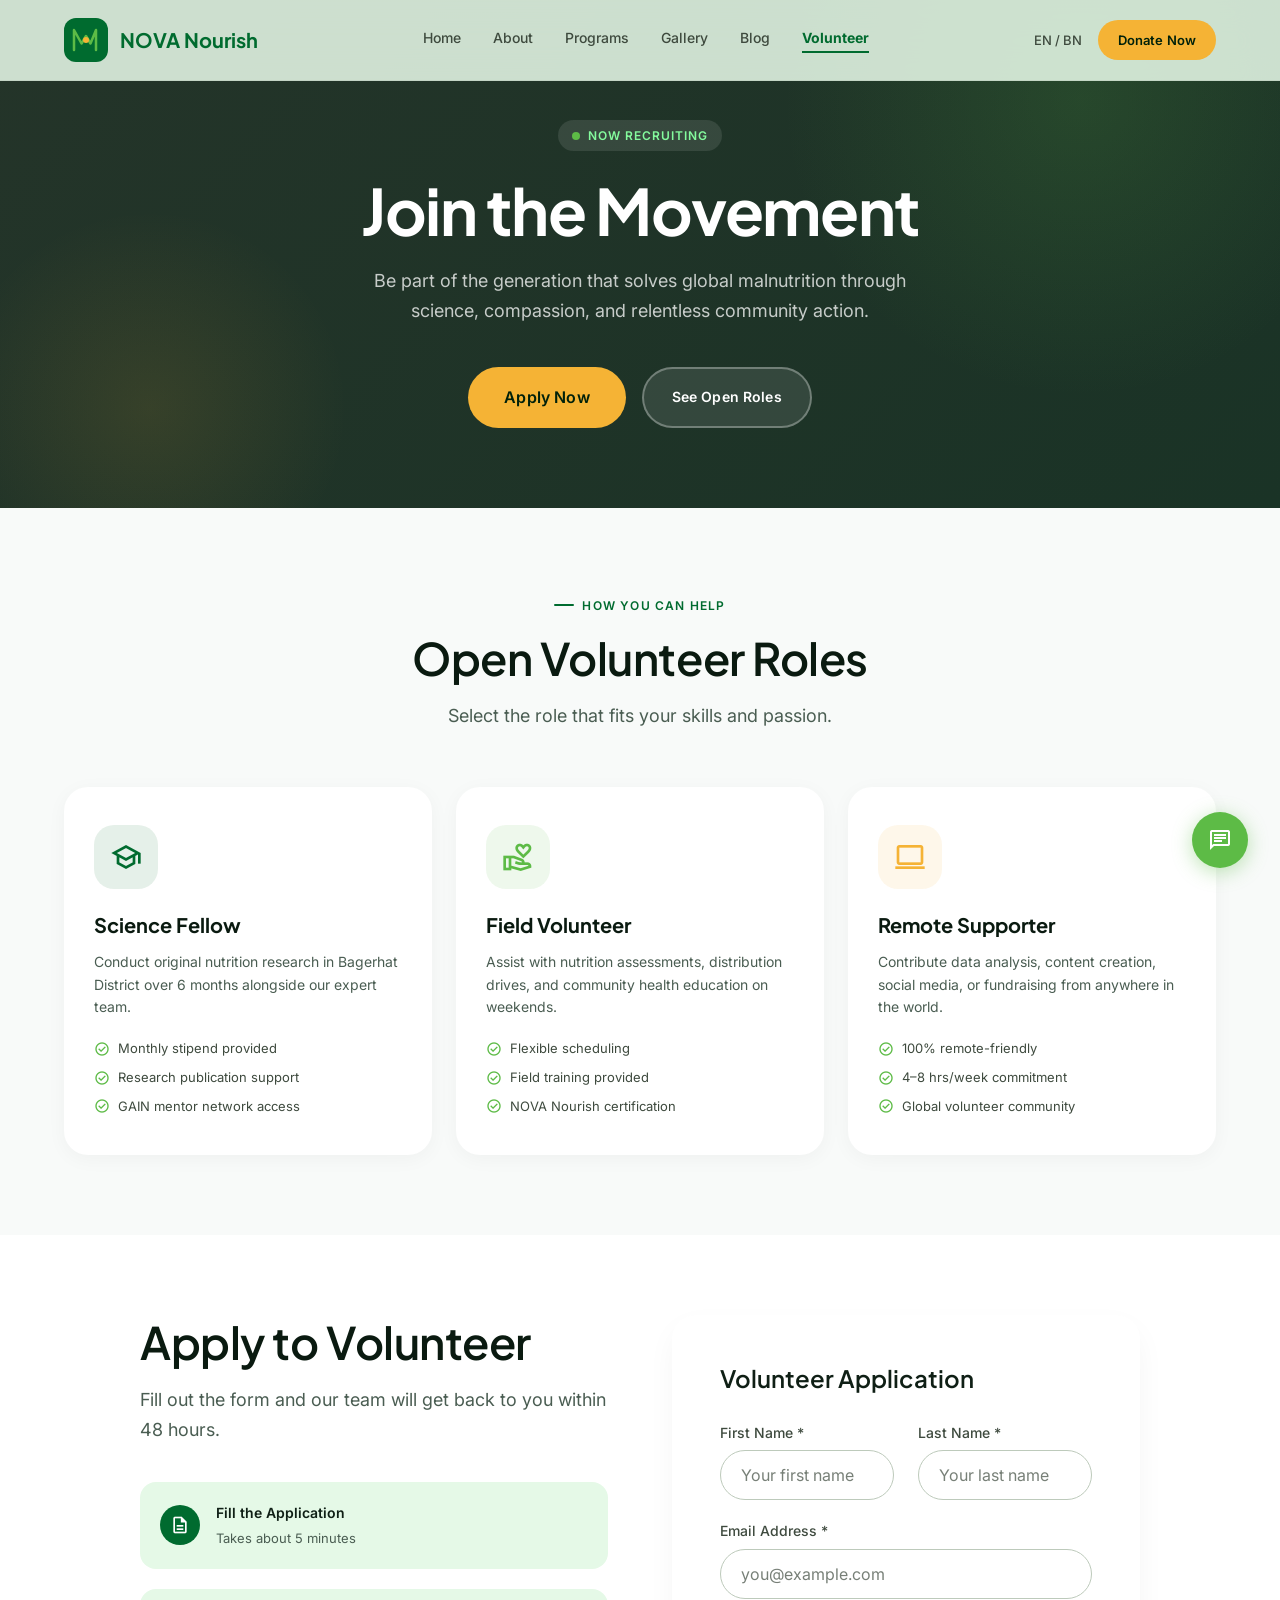
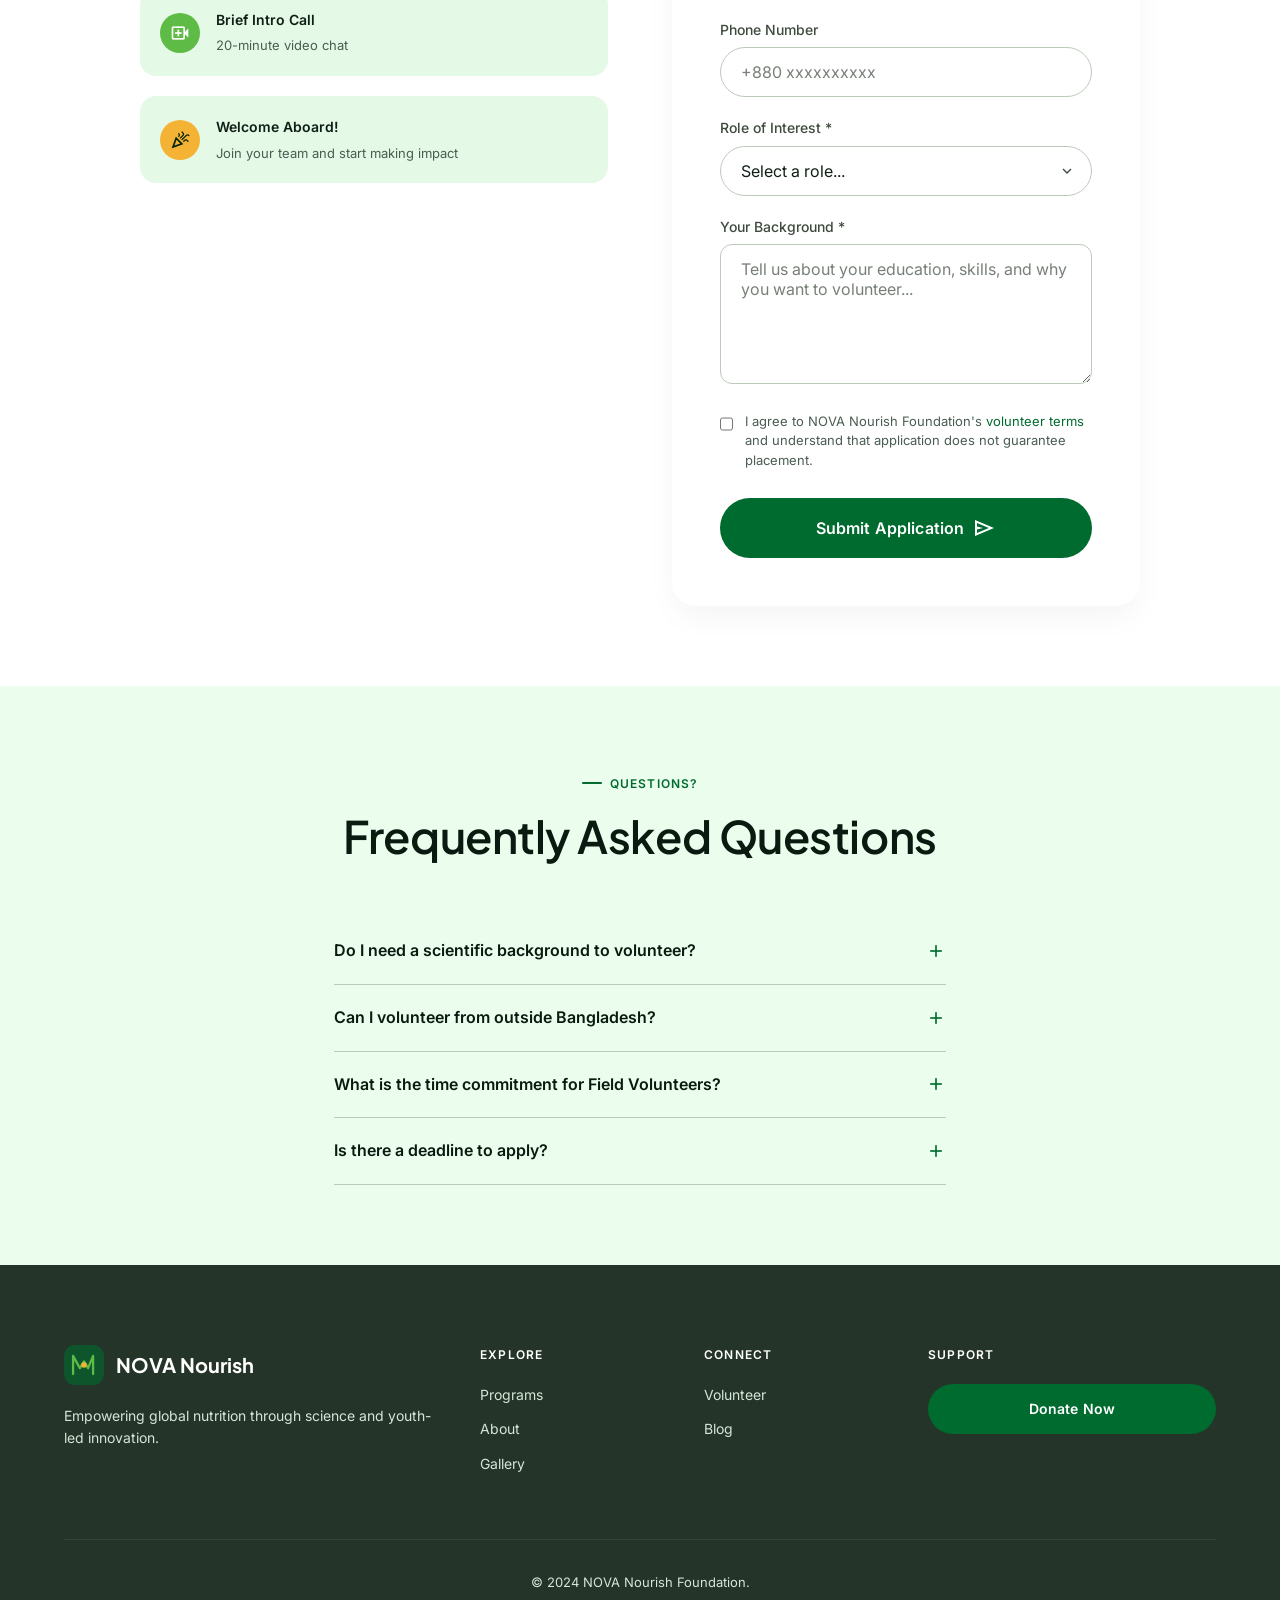
<file: volunteer.html>
<!DOCTYPE html>
<html lang="en" class="scroll-smooth">
<head>
  <meta charset="UTF-8"/>
  <meta name="viewport" content="width=device-width, initial-scale=1.0"/>
  <title>Join the Movement | Volunteer with NOVA Nourish Foundation</title>
  <meta name="description" content="Volunteer with NOVA Nourish Foundation and help drive youth-led nutrition science change in Bangladesh. Apply as a Fellow, Field Volunteer, or Remote Supporter."/>
  <link rel="preconnect" href="https://fonts.googleapis.com"/>
  <link rel="preconnect" href="https://fonts.gstatic.com" crossorigin/>
  <link href="https://fonts.googleapis.com/css2?family=Inter:wght@400;500;600;700&family=Plus+Jakarta+Sans:wght@500;600;700;800&family=Material+Symbols+Outlined:opsz,wght,FILL,GRAD@20..48,100..700,0..1,-50..200&display=swap" rel="stylesheet"/>
  <link rel="stylesheet" href="css/styles.css"/>
  <style>
    .volunteer-hero {
      padding: 120px 0 80px;
      background: linear-gradient(135deg, var(--inverse-surface) 0%, #1a3326 100%);
      text-align: center;
      color: white;
      position: relative;
      overflow: hidden;
    }

    .volunteer-hero::before {
      content: '';
      position: absolute;
      width: 600px;
      height: 600px;
      border-radius: 50%;
      background: radial-gradient(circle, rgba(93,187,70,0.15) 0%, transparent 70%);
      top: -200px;
      right: -100px;
    }

    .volunteer-hero::after {
      content: '';
      position: absolute;
      width: 400px;
      height: 400px;
      border-radius: 50%;
      background: radial-gradient(circle, rgba(245,179,53,0.1) 0%, transparent 70%);
      bottom: -100px;
      left: -50px;
    }

    .role-cards {
      display: grid;
      grid-template-columns: 1fr;
      gap: var(--gutter);
    }

    @media (min-width: 640px) { .role-cards { grid-template-columns: repeat(2, 1fr); } }
    @media (min-width: 1024px) { .role-cards { grid-template-columns: repeat(3, 1fr); } }

    .role-card {
      background: var(--surface-base);
      border-radius: var(--radius-2xl);
      padding: 36px 28px;
      box-shadow: var(--shadow-card);
      border: 2px solid transparent;
      cursor: pointer;
      transition: all var(--transition-base);
    }

    .role-card:hover, .role-card.selected {
      border-color: var(--primary);
      box-shadow: 0 0 0 4px rgba(0,107,47,0.08), var(--shadow-soft);
    }

    .role-icon {
      width: 64px;
      height: 64px;
      border-radius: 20px;
      display: flex;
      align-items: center;
      justify-content: center;
      margin-bottom: 20px;
    }

    .role-icon .material-symbols-outlined { font-size: 32px; }

    .role-title {
      font-family: var(--font-display);
      font-size: 20px;
      font-weight: 700;
      color: var(--text-primary);
      margin-bottom: 10px;
    }

    .role-desc {
      font-size: 14px;
      color: var(--text-secondary);
      line-height: 1.6;
      margin-bottom: 20px;
    }

    .role-perks {
      list-style: none;
      display: flex;
      flex-direction: column;
      gap: 8px;
    }

    .role-perks li {
      display: flex;
      align-items: center;
      gap: 8px;
      font-size: 13px;
      color: var(--on-surface-variant);
    }

    .role-perks li .material-symbols-outlined {
      font-size: 16px;
      color: var(--fresh-leaf);
    }

    /* Contact Form */
    .contact-form {
      background: var(--surface-base);
      border-radius: var(--radius-2xl);
      padding: 48px;
      box-shadow: var(--shadow-soft);
    }

    .form-row {
      display: grid;
      grid-template-columns: 1fr;
      gap: var(--gutter);
      margin-bottom: 20px;
    }

    @media (min-width: 640px) {
      .form-row { grid-template-columns: 1fr 1fr; }
    }

    .form-group {
      margin-bottom: 20px;
    }

    .form-row .form-group {
      margin-bottom: 0;
    }

    /* FAQs */
    .faq-item {
      border-bottom: 1px solid var(--outline-variant);
    }

    .faq-question {
      display: flex;
      justify-content: space-between;
      align-items: center;
      padding: 20px 0;
      cursor: pointer;
      font-weight: 600;
      font-size: 16px;
      color: var(--text-primary);
      transition: color var(--transition-base);
    }

    .faq-question:hover { color: var(--primary); }

    .faq-icon {
      font-size: 20px;
      color: var(--primary);
      transition: transform var(--transition-base);
      flex-shrink: 0;
    }

    .faq-item.open .faq-icon { transform: rotate(45deg); }

    .faq-answer {
      font-size: 15px;
      color: var(--text-secondary);
      line-height: 1.7;
      max-height: 0;
      overflow: hidden;
      transition: max-height 0.4s ease, padding 0.3s ease;
    }

    .faq-item.open .faq-answer {
      max-height: 300px;
      padding-bottom: 20px;
    }
  </style>
</head>
<body>

<!-- NAV -->
<nav class="nav">
  <div class="nav-inner">
    <a href="index.html" class="nav-logo">
      <svg width="44" height="44" viewBox="0 0 44 44" fill="none"><rect width="44" height="44" rx="12" fill="#006b2f"/><path d="M10 32V12l7.5 13.5L22 18l4.5 7.5L32 12v20" stroke="#5dbb46" stroke-width="2.5" stroke-linecap="round" stroke-linejoin="round"/><circle cx="22" cy="22" r="3" fill="#f5b335"/></svg>
      <span class="nav-logo-text">NOVA Nourish</span>
    </a>
    <div class="nav-links">
      <a href="index.html" class="nav-link">Home</a>
      <a href="about.html" class="nav-link">About</a>
      <a href="programs.html" class="nav-link">Programs</a>
      <a href="gallery.html" class="nav-link">Gallery</a>
      <a href="blog.html" class="nav-link">Blog</a>
      <a href="volunteer.html" class="nav-link">Volunteer</a>
    </div>
    <div class="nav-actions">
      <button class="btn-lang">EN / BN</button>
      <a href="donate.html" class="btn btn-gold btn-sm">Donate Now</a>
      <button class="nav-hamburger" id="menuToggle"><span></span><span></span><span></span></button>
    </div>
  </div>
  <div class="nav-mobile-menu" id="mobileMenu">
    <a href="index.html">Home</a>
    <a href="about.html">About</a>
    <a href="programs.html">Programs</a>
    <a href="gallery.html">Gallery</a>
    <a href="blog.html">Blog</a>
    <a href="volunteer.html">Volunteer</a>
    <a href="donate.html">Donate Now →</a>
  </div>
</nav>

<main>

  <!-- HERO -->
  <section class="volunteer-hero">
    <div class="container" style="position:relative;z-index:1;">
      <div class="fade-up">
        <div style="display:inline-flex;align-items:center;gap:8px;padding:6px 14px;background:rgba(255,255,255,0.1);border-radius:9999px;font-size:12px;font-weight:600;letter-spacing:0.08em;text-transform:uppercase;color:var(--primary-fixed);margin-bottom:24px;">
          <span style="width:8px;height:8px;border-radius:50%;background:var(--fresh-leaf);display:inline-block;" class="animate-pulse"></span>
          Now Recruiting
        </div>
        <h1 class="display-lg" style="color:white;margin-bottom:20px;">Join the Movement</h1>
        <p class="body-lg" style="color:rgba(255,255,255,0.75);max-width:560px;margin-inline:auto;margin-bottom:40px;">
          Be part of the generation that solves global malnutrition through science, compassion, and relentless community action.
        </p>
        <div style="display:flex;gap:16px;justify-content:center;flex-wrap:wrap;">
          <a href="#apply" class="btn btn-gold btn-lg">Apply Now</a>
          <a href="#roles" class="btn" style="background:rgba(255,255,255,0.1);color:white;border:2px solid rgba(255,255,255,0.3);">See Open Roles</a>
        </div>
      </div>
    </div>
  </section>

  <!-- ROLES -->
  <section class="section-py" id="roles" style="background:var(--surface-muted);">
    <div class="container">
      <div class="section-header fade-up">
        <span class="eyebrow">How You Can Help</span>
        <h2 class="headline-xl">Open Volunteer Roles</h2>
        <p class="body-lg">Select the role that fits your skills and passion.</p>
      </div>
      <div class="role-cards">

        <div class="role-card fade-up" id="role-fellow">
          <div class="role-icon" style="background:rgba(0,107,47,0.1);">
            <span class="material-symbols-outlined" style="color:var(--primary);">school</span>
          </div>
          <h3 class="role-title">Science Fellow</h3>
          <p class="role-desc">Conduct original nutrition research in Bagerhat District over 6 months alongside our expert team.</p>
          <ul class="role-perks">
            <li><span class="material-symbols-outlined">check_circle</span> Monthly stipend provided</li>
            <li><span class="material-symbols-outlined">check_circle</span> Research publication support</li>
            <li><span class="material-symbols-outlined">check_circle</span> GAIN mentor network access</li>
          </ul>
        </div>

        <div class="role-card fade-up" id="role-field">
          <div class="role-icon" style="background:rgba(93,187,70,0.1);">
            <span class="material-symbols-outlined" style="color:var(--fresh-leaf);">volunteer_activism</span>
          </div>
          <h3 class="role-title">Field Volunteer</h3>
          <p class="role-desc">Assist with nutrition assessments, distribution drives, and community health education on weekends.</p>
          <ul class="role-perks">
            <li><span class="material-symbols-outlined">check_circle</span> Flexible scheduling</li>
            <li><span class="material-symbols-outlined">check_circle</span> Field training provided</li>
            <li><span class="material-symbols-outlined">check_circle</span> NOVA Nourish certification</li>
          </ul>
        </div>

        <div class="role-card fade-up" id="role-remote">
          <div class="role-icon" style="background:rgba(245,179,53,0.1);">
            <span class="material-symbols-outlined" style="color:var(--nova-gold);">laptop</span>
          </div>
          <h3 class="role-title">Remote Supporter</h3>
          <p class="role-desc">Contribute data analysis, content creation, social media, or fundraising from anywhere in the world.</p>
          <ul class="role-perks">
            <li><span class="material-symbols-outlined">check_circle</span> 100% remote-friendly</li>
            <li><span class="material-symbols-outlined">check_circle</span> 4–8 hrs/week commitment</li>
            <li><span class="material-symbols-outlined">check_circle</span> Global volunteer community</li>
          </ul>
        </div>

      </div>
    </div>
  </section>

  <!-- APPLICATION FORM -->
  <section class="section-py" id="apply" style="background:var(--surface-base);">
    <div class="container">
      <div style="display:grid;grid-template-columns:1fr;gap:64px;max-width:1000px;margin:0 auto;" id="applyGrid">

        <div class="fade-up">
          <h2 class="headline-xl" style="margin-bottom:16px;color:var(--text-primary);">Apply to Volunteer</h2>
          <p class="body-lg" style="color:var(--text-secondary);margin-bottom:36px;">Fill out the form and our team will get back to you within 48 hours.</p>

          <div style="display:flex;flex-direction:column;gap:20px;margin-bottom:36px;">
            <div style="display:flex;align-items:center;gap:16px;padding:20px;background:var(--surface-container-low);border-radius:var(--radius-xl);">
              <div style="width:40px;height:40px;border-radius:50%;background:var(--primary);display:flex;align-items:center;justify-content:center;flex-shrink:0;">
                <span class="material-symbols-outlined" style="font-size:20px;color:white;">description</span>
              </div>
              <div>
                <p style="font-weight:600;font-size:14px;margin-bottom:4px;">Fill the Application</p>
                <p style="font-size:13px;color:var(--text-secondary);">Takes about 5 minutes</p>
              </div>
            </div>
            <div style="display:flex;align-items:center;gap:16px;padding:20px;background:var(--surface-container-low);border-radius:var(--radius-xl);">
              <div style="width:40px;height:40px;border-radius:50%;background:var(--fresh-leaf);display:flex;align-items:center;justify-content:center;flex-shrink:0;">
                <span class="material-symbols-outlined" style="font-size:20px;color:white;">video_call</span>
              </div>
              <div>
                <p style="font-weight:600;font-size:14px;margin-bottom:4px;">Brief Intro Call</p>
                <p style="font-size:13px;color:var(--text-secondary);">20-minute video chat</p>
              </div>
            </div>
            <div style="display:flex;align-items:center;gap:16px;padding:20px;background:var(--surface-container-low);border-radius:var(--radius-xl);">
              <div style="width:40px;height:40px;border-radius:50%;background:var(--nova-gold);display:flex;align-items:center;justify-content:center;flex-shrink:0;">
                <span class="material-symbols-outlined" style="font-size:20px;color:var(--on-primary-fixed);">celebration</span>
              </div>
              <div>
                <p style="font-weight:600;font-size:14px;margin-bottom:4px;">Welcome Aboard!</p>
                <p style="font-size:13px;color:var(--text-secondary);">Join your team and start making impact</p>
              </div>
            </div>
          </div>
        </div>

        <div class="contact-form fade-up" id="contact">
          <h3 class="headline-md" style="margin-bottom:28px;">Volunteer Application</h3>
          <form id="volunteerForm" novalidate>
            <div class="form-row">
              <div class="form-group">
                <label class="form-label" for="fname">First Name *</label>
                <input type="text" id="fname" class="form-input" placeholder="Your first name" required/>
              </div>
              <div class="form-group">
                <label class="form-label" for="lname">Last Name *</label>
                <input type="text" id="lname" class="form-input" placeholder="Your last name" required/>
              </div>
            </div>
            <div class="form-group">
              <label class="form-label" for="email">Email Address *</label>
              <input type="email" id="email" class="form-input" placeholder="you@example.com" required/>
            </div>
            <div class="form-group">
              <label class="form-label" for="phone">Phone Number</label>
              <input type="tel" id="phone" class="form-input" placeholder="+880 xxxxxxxxxx"/>
            </div>
            <div class="form-group">
              <label class="form-label" for="role">Role of Interest *</label>
              <select id="role" class="form-input form-select" required>
                <option value="">Select a role...</option>
                <option value="fellow">Science Fellow</option>
                <option value="field">Field Volunteer</option>
                <option value="remote">Remote Supporter</option>
                <option value="driver">Logistics Driver</option>
                <option value="other">Other</option>
              </select>
            </div>
            <div class="form-group">
              <label class="form-label" for="background">Your Background *</label>
              <textarea id="background" class="form-input" placeholder="Tell us about your education, skills, and why you want to volunteer..." style="min-height:140px;" required></textarea>
            </div>
            <div class="form-group" style="display:flex;align-items:flex-start;gap:12px;">
              <input type="checkbox" id="agree" style="margin-top:4px;width:16px;height:16px;accent-color:var(--primary);" required/>
              <label for="agree" style="font-size:13px;color:var(--text-secondary);line-height:1.5;">
                I agree to NOVA Nourish Foundation's <a href="#" style="color:var(--primary);">volunteer terms</a> and understand that application does not guarantee placement.
              </label>
            </div>
            <button type="submit" class="btn btn-primary w-full btn-lg" style="justify-content:center;margin-top:8px;">
              Submit Application
              <span class="material-symbols-outlined">send</span>
            </button>
          </form>
        </div>

      </div>
    </div>
  </section>

  <!-- FAQs -->
  <section class="section-py" style="background:var(--surface);">
    <div class="container" style="max-width:740px;">
      <div class="section-header fade-up">
        <span class="eyebrow">Questions?</span>
        <h2 class="headline-xl">Frequently Asked Questions</h2>
      </div>
      <div class="fade-up">
        <div class="faq-item">
          <div class="faq-question" tabindex="0" role="button">
            Do I need a scientific background to volunteer?
            <span class="material-symbols-outlined faq-icon">add</span>
          </div>
          <div class="faq-answer">No! While Science Fellow roles require relevant academic background, Field Volunteer and Remote Supporter positions are open to anyone with passion, time, and a willingness to learn. We provide full training.</div>
        </div>
        <div class="faq-item">
          <div class="faq-question" tabindex="0" role="button">
            Can I volunteer from outside Bangladesh?
            <span class="material-symbols-outlined faq-icon">add</span>
          </div>
          <div class="faq-answer">Absolutely. Our Remote Supporter program is fully international. We have volunteers from Canada, UK, the Netherlands, and Australia contributing to our data science, communications, and fundraising teams.</div>
        </div>
        <div class="faq-item">
          <div class="faq-question" tabindex="0" role="button">
            What is the time commitment for Field Volunteers?
            <span class="material-symbols-outlined faq-icon">add</span>
          </div>
          <div class="faq-answer">Typically 1–2 days per month for distribution drives, plus optional weekly meetups. We are flexible with schedules and always work around your availability.</div>
        </div>
        <div class="faq-item">
          <div class="faq-question" tabindex="0" role="button">
            Is there a deadline to apply?
            <span class="material-symbols-outlined faq-icon">add</span>
          </div>
          <div class="faq-answer">We accept applications on a rolling basis for Field Volunteer and Remote Supporter roles. Science Fellow applications open twice a year — in January and July.</div>
        </div>
      </div>
    </div>
  </section>

</main>

<footer class="footer">
  <div class="container">
    <div class="footer-grid">
      <div>
        <div class="footer-brand">
          <svg width="40" height="40" viewBox="0 0 44 44" fill="none"><rect width="44" height="44" rx="12" fill="#006b2f" opacity="0.6"/><path d="M10 32V12l7.5 13.5L22 18l4.5 7.5L32 12v20" stroke="#5dbb46" stroke-width="2.5" stroke-linecap="round" stroke-linejoin="round"/><circle cx="22" cy="22" r="3" fill="#f5b335"/></svg>
          <span class="footer-brand-name">NOVA Nourish</span>
        </div>
        <p class="footer-tagline">Empowering global nutrition through science and youth-led innovation.</p>
      </div>
      <div>
        <h4 class="footer-col-title">Explore</h4>
        <nav class="footer-links"><a href="programs.html">Programs</a><a href="about.html">About</a><a href="gallery.html">Gallery</a></nav>
      </div>
      <div>
        <h4 class="footer-col-title">Connect</h4>
        <nav class="footer-links"><a href="volunteer.html">Volunteer</a><a href="blog.html">Blog</a></nav>
      </div>
      <div>
        <h4 class="footer-col-title">Support</h4>
        <a href="donate.html" class="btn btn-primary w-full" style="justify-content:center;">Donate Now</a>
      </div>
    </div>
    <div class="footer-bottom"><p>© 2024 NOVA Nourish Foundation.</p></div>
  </div>
</footer>

<a href="https://wa.me/yournumber" class="fab-whatsapp" aria-label="Chat on WhatsApp"><span class="material-symbols-outlined">chat</span></a>

<script src="js/main.js"></script>
<script>
  // Responsive apply grid
  const applyGrid = document.getElementById('applyGrid');
  if (window.innerWidth >= 1024) {
    applyGrid.style.gridTemplateColumns = '1fr 1fr';
  }

  // Volunteer form submit
  document.getElementById('volunteerForm').addEventListener('submit', (e) => {
    e.preventDefault();
    showToast('🎉 Application submitted! We\'ll contact you within 48 hours.');
    e.target.reset();
  });

  // FAQ Accordion
  document.querySelectorAll('.faq-question').forEach(btn => {
    btn.addEventListener('click', () => {
      const item = btn.parentElement;
      const wasOpen = item.classList.contains('open');
      document.querySelectorAll('.faq-item').forEach(i => i.classList.remove('open'));
      if (!wasOpen) item.classList.add('open');
    });

    btn.addEventListener('keydown', (e) => {
      if (e.key === 'Enter' || e.key === ' ') {
        e.preventDefault();
        btn.click();
      }
    });
  });
</script>
</body>
</html>
</file>
<file: hydration-tracker/app.css>
/* ==========================================================================
   Daily Pulse / Hydration Tracker App — Design System
   ========================================================================== */

@import url('https://fonts.googleapis.com/css2?family=Inter:wght@400;500;600;700&family=Montserrat:wght@600;700;800&family=Material+Symbols+Outlined:opsz,wght,FILL,GRAD@20..48,100..700,0..1,-50..200&display=swap');

/* ── Tokens ───────────────────────────────────────────────── */
:root {
  --primary:            #006b2f;
  --primary-container:  #00873d;
  --on-primary:         #ffffff;
  --primary-fixed:      #84fb9d;
  --primary-fixed-dim:  #67de84;

  --secondary:          #116e00;
  --secondary-container:#95f779;
  --on-secondary-container: #137300;
  --on-secondary:       #ffffff;

  --tertiary:           #7b5500;
  --tertiary-container: #9b6c00;
  --tertiary-fixed:     #ffdeac;
  --tertiary-fixed-dim: #febb3c;

  --surface:            #f9f9fc;
  --surface-bright:     #f9f9fc;
  --surface-dim:        #dadadc;
  --surface-container:  #eeeef0;
  --surface-container-low: #f3f3f6;
  --surface-container-high: #e8e8ea;
  --surface-container-highest: #e2e2e5;
  --surface-variant:    #e2e2e5;

  --on-surface:         #1a1c1e;
  --on-surface-variant: #3e4a3e;
  --on-background:      #1a1c1e;
  --inverse-surface:    #2f3133;
  --inverse-on-surface: #f0f0f3;
  --inverse-primary:    #67de84;

  --outline:            #6e7a6d;
  --outline-variant:    #bdcabb;

  --error:              #ba1a1a;
  --error-container:    #ffdad6;

  --nova-gold:          #f5b335;

  /* Sidebar */
  --sidebar-width:      256px;

  /* Typography */
  --font-display:       'Montserrat', sans-serif;
  --font-body:          'Inter', sans-serif;

  /* Radius */
  --r-sm:   8px;
  --r-md:   12px;
  --r-lg:   16px;
  --r-xl:   24px;
  --r-full: 9999px;

  /* Shadows */
  --shadow-card:   0 2px 12px rgba(0,0,0,0.06);
  --shadow-soft:   0 8px 32px rgba(0,0,0,0.08);
  --shadow-input:  0 0 0 3px rgba(0,107,47,0.12);

  /* Transitions */
  --t-fast:  150ms ease;
  --t-base:  220ms ease;
  --t-slow:  400ms ease;
}

/* ── Reset ────────────────────────────────────────────────── */
*, *::before, *::after { box-sizing: border-box; margin:0; padding:0; }
html { font-size:16px; }
body {
  font-family: var(--font-body);
  background: var(--surface);
  color: var(--on-surface);
  -webkit-font-smoothing: antialiased;
  overflow-x: hidden;
}
a { text-decoration: none; color: inherit; }
button { cursor:pointer; border:none; background:none; font-family:inherit; }
input, select, textarea { font-family:inherit; outline:none; }
img { display:block; max-width:100%; }
ul { list-style:none; }

/* Material Icons */
.material-symbols-outlined {
  font-variation-settings: 'FILL' 0, 'wght' 400, 'GRAD' 0, 'opsz' 24;
  vertical-align: middle;
  display: inline-flex;
  align-items: center;
}

/* ── Layout ───────────────────────────────────────────────── */
.app-layout {
  display: flex;
  min-height: 100vh;
}

/* ── Sidebar ──────────────────────────────────────────────── */
.sidebar {
  width: var(--sidebar-width);
  min-height: 100vh;
  position: fixed;
  left: 0;
  top: 0;
  background: var(--surface-container-low);
  border-right: 1px solid var(--outline-variant);
  display: flex;
  flex-direction: column;
  padding: 16px;
  z-index: 100;
  transition: transform var(--t-base);
}

.sidebar-brand {
  display: flex;
  align-items: center;
  gap: 12px;
  padding: 8px 8px 24px;
}

.sidebar-logo {
  width: 40px;
  height: 40px;
  border-radius: var(--r-md);
  background: var(--primary);
  display: flex;
  align-items: center;
  justify-content: center;
  flex-shrink: 0;
}

.sidebar-logo .material-symbols-outlined {
  color: white;
  font-size: 20px;
}

.sidebar-brand-name {
  font-family: var(--font-display);
  font-size: 18px;
  font-weight: 700;
  color: var(--primary);
  line-height: 1.2;
}

.sidebar-brand-sub {
  font-size: 11px;
  color: var(--on-surface-variant);
  font-weight: 500;
}

.sidebar-nav {
  flex: 1;
  display: flex;
  flex-direction: column;
  gap: 2px;
}

.nav-item {
  display: flex;
  align-items: center;
  gap: 12px;
  padding: 10px 12px;
  border-radius: var(--r-sm);
  font-size: 14px;
  font-weight: 500;
  color: var(--on-surface-variant);
  transition: all var(--t-fast);
  cursor: pointer;
  text-decoration: none;
}

.nav-item:hover {
  background: var(--surface-variant);
  color: var(--on-surface);
}

.nav-item.active {
  background: var(--secondary-container);
  color: var(--on-secondary-container);
  font-weight: 700;
}

.nav-item .material-symbols-outlined { font-size: 20px; }

.sidebar-footer {
  padding-top: 16px;
  border-top: 1px solid var(--outline-variant);
  display: flex;
  flex-direction: column;
  gap: 4px;
}

.btn-log-vitals {
  display: flex;
  align-items: center;
  justify-content: center;
  gap: 8px;
  width: 100%;
  padding: 12px;
  border-radius: var(--r-md);
  background: var(--primary);
  color: white;
  font-size: 14px;
  font-weight: 700;
  margin-bottom: 8px;
  transition: opacity var(--t-fast), transform var(--t-fast);
}

.btn-log-vitals:hover { opacity: 0.9; }
.btn-log-vitals:active { transform: scale(0.98); }

/* Mobile nav */
.mobile-topbar {
  display: none;
  position: fixed;
  top: 0;
  left: 0;
  right: 0;
  z-index: 101;
  background: var(--surface-container-low);
  border-bottom: 1px solid var(--outline-variant);
  padding: 12px 16px;
  align-items: center;
  justify-content: space-between;
}

.mobile-brand {
  display: flex;
  align-items: center;
  gap: 10px;
  font-family: var(--font-display);
  font-size: 16px;
  font-weight: 700;
  color: var(--primary);
}

.mobile-menu-btn {
  width: 36px;
  height: 36px;
  border-radius: var(--r-sm);
  background: var(--surface-container);
  display: flex;
  align-items: center;
  justify-content: center;
}

.mobile-bottom-nav {
  display: none;
  position: fixed;
  bottom: 0;
  left: 0;
  right: 0;
  background: var(--surface-container-low);
  border-top: 1px solid var(--outline-variant);
  z-index: 100;
  padding: 8px 0;
}

.mobile-bottom-nav .nav-items {
  display: flex;
  justify-content: space-around;
}

.mobile-nav-item {
  display: flex;
  flex-direction: column;
  align-items: center;
  gap: 4px;
  padding: 6px 16px;
  border-radius: var(--r-sm);
  color: var(--on-surface-variant);
  font-size: 11px;
  font-weight: 500;
  cursor: pointer;
  text-decoration: none;
  transition: color var(--t-fast);
}

.mobile-nav-item.active { color: var(--primary); }
.mobile-nav-item .material-symbols-outlined { font-size: 22px; }

@media (max-width: 768px) {
  .sidebar { display: none; }
  .mobile-topbar { display: flex; }
  .mobile-bottom-nav { display: block; }

  .sidebar.mobile-open {
    display: flex;
    transform: translateX(0);
    box-shadow: 4px 0 24px rgba(0,0,0,0.2);
  }
}

/* ── Main Content ─────────────────────────────────────────── */
.main-content {
  margin-left: var(--sidebar-width);
  min-height: 100vh;
  padding: 32px 40px 48px;
  flex: 1;
}

@media (max-width: 768px) {
  .main-content {
    margin-left: 0;
    padding: 80px 16px 90px;
  }
}

.page-header {
  display: flex;
  justify-content: space-between;
  align-items: flex-start;
  margin-bottom: 40px;
  flex-wrap: wrap;
  gap: 16px;
}

.page-title {
  font-family: var(--font-display);
  font-size: 32px;
  font-weight: 700;
  color: var(--on-surface);
  line-height: 1.2;
}

.page-subtitle {
  font-size: 15px;
  color: var(--on-surface-variant);
  margin-top: 4px;
}

.date-chip {
  display: flex;
  align-items: center;
  gap: 8px;
  background: var(--surface-container-high);
  padding: 8px 16px;
  border-radius: var(--r-full);
  font-size: 14px;
  font-weight: 500;
  color: var(--on-surface-variant);
}

.date-chip .material-symbols-outlined { font-size: 16px; color: var(--primary); }

/* ── Cards ────────────────────────────────────────────────── */
.card {
  background: white;
  border-radius: var(--r-lg);
  padding: 24px;
  box-shadow: var(--shadow-card);
  border: 1px solid var(--outline-variant);
}

.glass-card {
  background: rgba(255,255,255,0.8);
  backdrop-filter: blur(8px);
  border: 1px solid #E9ECEF;
  border-radius: var(--r-lg);
  padding: 24px;
}

.card-title {
  font-family: var(--font-display);
  font-size: 16px;
  font-weight: 700;
  color: var(--on-surface);
  margin-bottom: 4px;
}

.card-subtitle {
  font-size: 13px;
  color: var(--on-surface-variant);
  margin-bottom: 20px;
}

/* ── Stat Cards ───────────────────────────────────────────── */
.stat-grid {
  display: grid;
  grid-template-columns: repeat(2, 1fr);
  gap: 16px;
}

@media (min-width: 640px) { .stat-grid { grid-template-columns: repeat(4, 1fr); } }

.stat-card {
  background: white;
  border-radius: var(--r-lg);
  padding: 20px;
  border: 1px solid var(--outline-variant);
  box-shadow: var(--shadow-card);
}

.stat-icon {
  width: 40px;
  height: 40px;
  border-radius: var(--r-sm);
  display: flex;
  align-items: center;
  justify-content: center;
  margin-bottom: 14px;
}

.stat-icon .material-symbols-outlined { font-size: 20px; }

.stat-value {
  font-family: var(--font-display);
  font-size: 28px;
  font-weight: 700;
  color: var(--on-surface);
  line-height: 1;
  margin-bottom: 4px;
}

.stat-label {
  font-size: 13px;
  color: var(--on-surface-variant);
  font-weight: 500;
}

.stat-trend {
  font-size: 12px;
  font-weight: 600;
  margin-top: 8px;
  display: flex;
  align-items: center;
  gap: 4px;
}

.trend-up { color: var(--secondary); }
.trend-down { color: var(--error); }

/* ── Buttons ──────────────────────────────────────────────── */
.btn {
  display: inline-flex;
  align-items: center;
  justify-content: center;
  gap: 8px;
  padding: 10px 20px;
  border-radius: var(--r-full);
  font-size: 14px;
  font-weight: 600;
  cursor: pointer;
  transition: all var(--t-fast);
  border: none;
  white-space: nowrap;
}

.btn-primary { background: var(--primary); color: white; }
.btn-primary:hover { background: var(--primary-container); box-shadow: 0 4px 16px rgba(0,107,47,0.25); }

.btn-outline {
  background: transparent;
  border: 1.5px solid var(--outline-variant);
  color: var(--on-surface);
}
.btn-outline:hover { border-color: var(--primary); color: var(--primary); }

.btn-ghost { background: var(--surface-container); color: var(--on-surface); }
.btn-ghost:hover { background: var(--surface-variant); }

.btn-sm { padding: 7px 14px; font-size: 13px; }
.btn-lg { padding: 14px 28px; font-size: 15px; }

/* ── Progress / Track ─────────────────────────────────────── */
.track {
  height: 10px;
  background: var(--surface-container);
  border-radius: var(--r-full);
  overflow: hidden;
}

.track-fill {
  height: 100%;
  border-radius: var(--r-full);
  background: var(--primary);
  transition: width 0.8s cubic-bezier(0.34, 1.56, 0.64, 1);
}

/* ── Water Visualiser ─────────────────────────────────────── */
.water-container {
  position: relative;
  width: 180px;
  height: 220px;
  border-radius: var(--r-lg);
  overflow: hidden;
  border: 2px solid var(--outline-variant);
  background: rgba(0,107,47,0.04);
  margin: 0 auto;
}

.water-fill {
  position: absolute;
  bottom: 0;
  left: 0;
  width: 100%;
  background: linear-gradient(to top, rgba(0,107,47,0.8), rgba(0,107,47,0.4));
  transition: height 1s cubic-bezier(0.4, 0, 0.2, 1);
  border-radius: 0 0 8px 8px;
}

.water-fill::before {
  content: '';
  position: absolute;
  top: -8px;
  left: -20%;
  width: 140%;
  height: 18px;
  background: rgba(0,107,47,0.5);
  border-radius: 40%;
  animation: wave 3s ease-in-out infinite;
}

@keyframes wave {
  0%, 100% { transform: translateX(0) rotateZ(0); }
  50% { transform: translateX(-8%) rotateZ(-2deg); }
}

.water-label {
  position: absolute;
  inset: 0;
  display: flex;
  align-items: center;
  justify-content: center;
  font-family: var(--font-display);
  font-size: 28px;
  font-weight: 700;
  color: var(--primary);
  z-index: 2;
  text-shadow: 0 1px 4px rgba(255,255,255,0.8);
}

/* Cup buttons */
.cup-grid {
  display: grid;
  grid-template-columns: repeat(4, 1fr);
  gap: 10px;
  margin-top: 20px;
}

.cup-btn {
  display: flex;
  flex-direction: column;
  align-items: center;
  gap: 6px;
  padding: 14px 8px;
  border-radius: var(--r-md);
  background: var(--surface-container-low);
  border: 2px solid var(--outline-variant);
  cursor: pointer;
  transition: all var(--t-fast);
  font-size: 12px;
  font-weight: 600;
  color: var(--on-surface-variant);
}

.cup-btn:hover, .cup-btn.active {
  border-color: var(--primary);
  background: rgba(0,107,47,0.06);
  color: var(--primary);
}

.cup-btn .material-symbols-outlined { font-size: 24px; }

/* ── Ring Chart ───────────────────────────────────────────── */
.ring-wrap {
  position: relative;
  width: 120px;
  height: 120px;
  flex-shrink: 0;
}

.ring-wrap svg {
  transform: rotate(-90deg);
  width: 100%;
  height: 100%;
}

.ring-bg { fill: none; stroke: var(--surface-container); stroke-width: 10; }
.ring-fill {
  fill: none;
  stroke: var(--primary);
  stroke-width: 10;
  stroke-linecap: round;
  transition: stroke-dashoffset 1.2s cubic-bezier(0.34, 1.56, 0.64, 1);
}

.ring-label {
  position: absolute;
  inset: 0;
  display: flex;
  flex-direction: column;
  align-items: center;
  justify-content: center;
}

.ring-value {
  font-family: var(--font-display);
  font-size: 22px;
  font-weight: 700;
  color: var(--on-surface);
  line-height: 1;
}

.ring-unit {
  font-size: 11px;
  color: var(--on-surface-variant);
  font-weight: 600;
}

/* ── Milestone dots ───────────────────────────────────────── */
.milestone-grid {
  display: grid;
  grid-template-columns: repeat(auto-fill, minmax(56px, 1fr));
  gap: 10px;
}

.milestone-item {
  display: flex;
  flex-direction: column;
  align-items: center;
  gap: 4px;
  font-size: 11px;
  color: var(--on-surface-variant);
  font-weight: 500;
}

.milestone-dot {
  width: 48px;
  height: 48px;
  border-radius: 50%;
  border: 2px solid var(--outline-variant);
  display: flex;
  align-items: center;
  justify-content: center;
  background: white;
  transition: all var(--t-fast);
}

.milestone-dot.filled {
  background: var(--primary);
  border-color: var(--primary);
  color: white;
}

.milestone-dot .material-symbols-outlined { font-size: 20px; }

/* ── Forms ────────────────────────────────────────────────── */
.form-group { margin-bottom: 16px; }
.form-label { display: block; font-size: 13px; font-weight: 600; color: var(--on-surface-variant); margin-bottom: 6px; }

.form-input {
  width: 100%;
  padding: 11px 16px;
  border: 1.5px solid var(--outline-variant);
  border-radius: var(--r-md);
  font-size: 15px;
  color: var(--on-surface);
  background: white;
  transition: border-color var(--t-fast), box-shadow var(--t-fast);
}

.form-input:focus {
  border-color: var(--primary);
  box-shadow: var(--shadow-input);
}

.form-input::placeholder { color: var(--on-surface-variant); opacity: 0.6; }

select.form-input {
  appearance: none;
  background-image: url("data:image/svg+xml,%3Csvg xmlns='http://www.w3.org/2000/svg' width='16' height='16' viewBox='0 0 24 24' fill='none' stroke='%233e4a3e' stroke-width='2'%3E%3Cpolyline points='6 9 12 15 18 9'%3E%3C/polyline%3E%3C/svg%3E");
  background-repeat: no-repeat;
  background-position: right 12px center;
  padding-right: 40px;
}

/* ── Grids ────────────────────────────────────────────────── */
.grid-2 { display: grid; grid-template-columns: 1fr; gap: 16px; }
.grid-3 { display: grid; grid-template-columns: 1fr; gap: 16px; }

@media (min-width: 640px) { .grid-2 { grid-template-columns: repeat(2, 1fr); } }
@media (min-width: 768px) { .grid-3 { grid-template-columns: repeat(3, 1fr); } }

/* ── Pages (shown/hidden) ─────────────────────────────────── */
.app-page { display: none; }
.app-page.active { display: block; animation: fadeIn 0.3s ease; }

@keyframes fadeIn {
  from { opacity: 0; transform: translateY(8px); }
  to   { opacity: 1; transform: translateY(0); }
}

/* ── Habit Tracker ────────────────────────────────────────── */
.habit-week-grid {
  display: grid;
  grid-template-columns: repeat(7, 1fr);
  gap: 6px;
  margin-bottom: 8px;
}

.day-label {
  text-align: center;
  font-size: 11px;
  font-weight: 700;
  color: var(--on-surface-variant);
  letter-spacing: 0.05em;
  padding: 4px 0;
}

.day-check {
  width: 100%;
  aspect-ratio: 1;
  border-radius: var(--r-sm);
  border: 2px solid var(--outline-variant);
  background: white;
  display: flex;
  align-items: center;
  justify-content: center;
  cursor: pointer;
  transition: all var(--t-fast);
  font-size: 14px;
}

.day-check.checked {
  background: var(--primary);
  border-color: var(--primary);
  color: white;
}

.day-check:hover { border-color: var(--primary); }

/* ── Meal Planner ─────────────────────────────────────────── */
.meal-slot {
  background: var(--surface-container-low);
  border: 1.5px dashed var(--outline-variant);
  border-radius: var(--r-md);
  padding: 14px 16px;
  font-size: 14px;
  color: var(--on-surface-variant);
  cursor: pointer;
  transition: all var(--t-fast);
  display: flex;
  align-items: center;
  gap: 10px;
  min-height: 52px;
}

.meal-slot.filled {
  background: white;
  border-color: var(--outline-variant);
  border-style: solid;
  color: var(--on-surface);
}

.meal-slot:hover { border-color: var(--primary); background: rgba(0,107,47,0.03); }

/* ── Toast ────────────────────────────────────────────────── */
.toast-container {
  position: fixed;
  bottom: 24px;
  left: 50%;
  transform: translateX(-50%);
  z-index: 999;
  display: flex;
  flex-direction: column;
  gap: 8px;
  align-items: center;
}

.toast {
  background: var(--inverse-surface);
  color: var(--inverse-on-surface);
  padding: 12px 20px;
  border-radius: var(--r-full);
  font-size: 14px;
  font-weight: 500;
  box-shadow: var(--shadow-soft);
  animation: toastIn 0.4s cubic-bezier(0.34, 1.56, 0.64, 1);
  white-space: nowrap;
}

@keyframes toastIn {
  from { transform: translateY(32px); opacity: 0; }
  to   { transform: translateY(0); opacity: 1; }
}

/* ── Scrollbar ────────────────────────────────────────────── */
::-webkit-scrollbar { width: 6px; }
::-webkit-scrollbar-track { background: transparent; }
::-webkit-scrollbar-thumb { background: var(--outline-variant); border-radius: 4px; }
::-webkit-scrollbar-thumb:hover { background: var(--outline); }

/* ── Utilities ────────────────────────────────────────────── */
.flex { display: flex; }
.flex-col { flex-direction: column; }
.items-center { align-items: center; }
.items-start { align-items: flex-start; }
.justify-between { justify-content: space-between; }
.justify-center { justify-content: center; }
.gap-xs { gap: 8px; }
.gap-sm { gap: 12px; }
.gap-md { gap: 16px; }
.gap-lg { gap: 24px; }
.flex-wrap { flex-wrap: wrap; }
.flex-1 { flex: 1; }
.text-center { text-align: center; }
.w-full { width: 100%; }
.mb-xs { margin-bottom: 8px; }
.mb-sm { margin-bottom: 12px; }
.mb-md { margin-bottom: 16px; }
.mb-lg { margin-bottom: 24px; }
.mb-xl { margin-bottom: 32px; }
.mt-lg { margin-top: 24px; }
.mt-xl { margin-top: 32px; }
.relative { position: relative; }
.overflow-hidden { overflow: hidden; }
.rounded-full { border-radius: var(--r-full); }
.text-primary { color: var(--primary); }
.text-muted { color: var(--on-surface-variant); }
.text-sm { font-size: 13px; }
.font-bold { font-weight: 700; }
.font-semibold { font-weight: 600; }
.section-gap { margin-bottom: 32px; }

/* Chip/Badge */
.chip {
  display: inline-flex;
  align-items: center;
  gap: 4px;
  padding: 4px 10px;
  border-radius: var(--r-full);
  font-size: 12px;
  font-weight: 600;
}

.chip-green { background: var(--secondary-container); color: var(--on-secondary-container); }
.chip-gold  { background: rgba(245,179,53,0.15); color: var(--tertiary); }
.chip-blue  { background: rgba(0,107,47,0.08); color: var(--primary); }

/* Separator */
.sep { height: 1px; background: var(--outline-variant); margin: 20px 0; }

/* DNA dot pattern */
.dna-bg {
  background-image: radial-gradient(circle at 2px 2px, var(--outline-variant) 1px, transparent 0);
  background-size: 24px 24px;
}
</file>
<file: css/styles.css>
/* ==========================================================================
   NOVA Nourish Foundation — Vitality Science Design System
   ========================================================================== */

@import url('https://fonts.googleapis.com/css2?family=Inter:wght@400;500;600;700&family=Plus+Jakarta+Sans:wght@500;600;700;800&family=Material+Symbols+Outlined:opsz,wght,FILL,GRAD@20..48,100..700,0..1,-50..200&display=swap');

/* --------------------------------------------------------------------------
   CSS Custom Properties (Design Tokens)
   -------------------------------------------------------------------------- */
:root {
  /* Core Colors */
  --primary:              #006b2f;
  --primary-container:    #00873d;
  --on-primary:           #ffffff;
  --on-primary-container: #f7fff3;
  --primary-fixed:        #84fb9d;
  --primary-fixed-dim:    #67de84;
  --on-primary-fixed:     #00210a;
  --on-primary-fixed-variant: #005323;

  --secondary:            #106c44;
  --secondary-container:  #9ef1be;
  --on-secondary:         #ffffff;
  --on-secondary-container: #187048;

  --tertiary:             #7b5500;
  --tertiary-container:   #9b6c00;
  --on-tertiary:          #ffffff;

  --fresh-leaf:           #5dbb46;
  --nova-gold:            #f5b335;

  /* Surface Colors */
  --surface:              #ebfeed;
  --surface-bright:       #ebfeed;
  --surface-dim:          #ccdfce;
  --surface-muted:        #F8FAF9;
  --surface-base:         #ffffff;
  --surface-container:    #dff3e2;
  --surface-container-low: #e5f9e7;
  --surface-container-high: #daeddc;
  --surface-container-highest: #d4e7d7;
  --surface-variant:      #d4e7d7;
  --surface-tint:         #006d30;
  --background:           #ebfeed;

  /* Text Colors */
  --on-surface:           #0f1f15;
  --on-surface-variant:   #3e4a3e;
  --on-background:        #0f1f15;
  --text-primary:         #0a1a10;
  --text-secondary:       #4a5d52;
  --inverse-surface:      #243429;
  --inverse-on-surface:   #e2f6e5;
  --inverse-primary:      #67de84;

  /* Outline */
  --outline:              #6e7a6d;
  --outline-variant:      #bdcabb;

  /* Error */
  --error:                #ba1a1a;
  --error-container:      #ffdad6;
  --on-error:             #ffffff;
  --on-error-container:   #93000a;

  /* Typography */
  --font-display:         'Plus Jakarta Sans', sans-serif;
  --font-body:            'Inter', sans-serif;

  /* Spacing */
  --space-xs:             8px;
  --space-sm:             16px;
  --space-md:             24px;
  --space-lg:             48px;
  --space-xl:             80px;
  --gutter:               24px;
  --margin-mobile:        20px;
  --margin-desktop:       64px;
  --container-max:        1280px;

  /* Shadows */
  --shadow-soft:          0 12px 32px -4px rgba(10, 26, 16, 0.05);
  --shadow-card:          0 4px 20px rgba(0,0,0,0.04);
  --shadow-modal:         0 10px 30px rgba(0,0,0,0.08);

  /* Border Radius */
  --radius-sm:            4px;
  --radius-md:            8px;
  --radius-lg:            12px;
  --radius-xl:            16px;
  --radius-2xl:           24px;
  --radius-full:          9999px;

  /* Transitions */
  --transition-fast:      150ms ease;
  --transition-base:      200ms ease;
  --transition-slow:      500ms ease;
}

/* --------------------------------------------------------------------------
   Reset & Base
   -------------------------------------------------------------------------- */
*, *::before, *::after {
  box-sizing: border-box;
  margin: 0;
  padding: 0;
}

html {
  scroll-behavior: smooth;
  font-size: 16px;
}

body {
  font-family: var(--font-body);
  background-color: var(--surface);
  color: var(--on-surface);
  line-height: 1.6;
  -webkit-font-smoothing: antialiased;
  -moz-osx-font-smoothing: grayscale;
}

img {
  display: block;
  max-width: 100%;
}

a {
  text-decoration: none;
  color: inherit;
}

ul, ol {
  list-style: none;
}

button {
  cursor: pointer;
  border: none;
  background: none;
  font-family: inherit;
}

input, textarea, select {
  font-family: inherit;
  outline: none;
}

/* --------------------------------------------------------------------------
   Material Symbols
   -------------------------------------------------------------------------- */
.material-symbols-outlined {
  font-variation-settings: 'FILL' 0, 'wght' 400, 'GRAD' 0, 'opsz' 24;
  vertical-align: middle;
  display: inline-flex;
  align-items: center;
  justify-content: center;
}

/* --------------------------------------------------------------------------
   Typography Scale
   -------------------------------------------------------------------------- */
.display-lg {
  font-family: var(--font-display);
  font-size: clamp(40px, 5vw, 64px);
  font-weight: 700;
  line-height: 1.1;
  letter-spacing: -0.02em;
}

.headline-xl {
  font-family: var(--font-display);
  font-size: clamp(32px, 3.5vw, 48px);
  font-weight: 600;
  line-height: 1.2;
  letter-spacing: -0.01em;
}

.headline-lg {
  font-family: var(--font-display);
  font-size: 32px;
  font-weight: 600;
  line-height: 1.25;
}

.headline-md {
  font-family: var(--font-display);
  font-size: 24px;
  font-weight: 600;
  line-height: 1.3;
}

.headline-sm {
  font-family: var(--font-display);
  font-size: 20px;
  font-weight: 600;
  line-height: 1.3;
}

.body-lg {
  font-size: 18px;
  font-weight: 400;
  line-height: 1.7;
}

.body-md {
  font-size: 16px;
  font-weight: 400;
  line-height: 1.6;
}

.label-lg {
  font-size: 16px;
  font-weight: 600;
  letter-spacing: 0.01em;
}

.label-md {
  font-size: 14px;
  font-weight: 500;
  letter-spacing: 0.01em;
}

.label-sm {
  font-size: 12px;
  font-weight: 600;
  letter-spacing: 0.05em;
}

/* --------------------------------------------------------------------------
   Layout Utilities
   -------------------------------------------------------------------------- */
.container {
  max-width: var(--container-max);
  margin-inline: auto;
  padding-inline: var(--margin-mobile);
}

@media (min-width: 768px) {
  .container {
    padding-inline: var(--margin-desktop);
  }
}

.section-py {
  padding-block: var(--space-lg);
}

@media (min-width: 768px) {
  .section-py {
    padding-block: var(--space-xl);
  }
}

/* --------------------------------------------------------------------------
   Navigation
   -------------------------------------------------------------------------- */
.nav {
  position: fixed;
  top: 0;
  width: 100%;
  z-index: 100;
  background: rgba(235, 254, 237, 0.85);
  backdrop-filter: blur(20px);
  -webkit-backdrop-filter: blur(20px);
  border-bottom: 1px solid rgba(110, 122, 109, 0.1);
  transition: background var(--transition-base), box-shadow var(--transition-base);
}

.nav.scrolled {
  background: rgba(235, 254, 237, 0.95);
  box-shadow: 0 2px 20px rgba(0,0,0,0.05);
}

.nav-inner {
  display: flex;
  justify-content: space-between;
  align-items: center;
  height: 80px;
  max-width: var(--container-max);
  margin-inline: auto;
  padding-inline: var(--margin-mobile);
}

@media (min-width: 768px) {
  .nav-inner {
    padding-inline: var(--margin-desktop);
  }
}

.nav-logo {
  display: flex;
  align-items: center;
  gap: 12px;
  text-decoration: none;
}

.nav-logo img {
  height: 48px;
  width: auto;
}

.nav-logo-text {
  font-family: var(--font-display);
  font-size: 20px;
  font-weight: 700;
  color: var(--primary);
  display: none;
}

@media (min-width: 1024px) {
  .nav-logo-text {
    display: block;
  }
}

.nav-links {
  display: none;
  gap: 32px;
  align-items: center;
}

@media (min-width: 768px) {
  .nav-links {
    display: flex;
  }
}

.nav-link {
  font-size: 14px;
  font-weight: 500;
  color: var(--on-surface-variant);
  text-decoration: none;
  transition: color var(--transition-base);
  position: relative;
  padding-bottom: 4px;
}

.nav-link::after {
  content: '';
  position: absolute;
  bottom: 0;
  left: 0;
  width: 0;
  height: 2px;
  background: var(--primary);
  transition: width var(--transition-base);
}

.nav-link:hover {
  color: var(--primary);
}

.nav-link:hover::after,
.nav-link.active::after {
  width: 100%;
}

.nav-link.active {
  color: var(--primary);
  font-weight: 700;
}

.nav-actions {
  display: flex;
  align-items: center;
  gap: 16px;
}

.btn-lang {
  font-size: 13px;
  font-weight: 500;
  color: var(--on-surface-variant);
  display: none;
}

@media (min-width: 640px) {
  .btn-lang {
    display: block;
  }
}

/* Mobile Menu */
.nav-hamburger {
  display: flex;
  flex-direction: column;
  gap: 5px;
  cursor: pointer;
  padding: 8px;
}

@media (min-width: 768px) {
  .nav-hamburger {
    display: none;
  }
}

.nav-hamburger span {
  display: block;
  width: 24px;
  height: 2px;
  background: var(--on-surface);
  transition: var(--transition-base);
  border-radius: 2px;
}

.nav-hamburger.open span:nth-child(1) {
  transform: translateY(7px) rotate(45deg);
}
.nav-hamburger.open span:nth-child(2) {
  opacity: 0;
}
.nav-hamburger.open span:nth-child(3) {
  transform: translateY(-7px) rotate(-45deg);
}

.nav-mobile-menu {
  display: none;
  background: rgba(235, 254, 237, 0.98);
  backdrop-filter: blur(20px);
  padding: 24px var(--margin-mobile);
  border-top: 1px solid var(--outline-variant);
}

.nav-mobile-menu.open {
  display: block;
}

.nav-mobile-menu a {
  display: block;
  padding: 12px 0;
  font-size: 16px;
  font-weight: 500;
  color: var(--on-surface-variant);
  border-bottom: 1px solid var(--outline-variant);
  transition: color var(--transition-base);
}

.nav-mobile-menu a:hover,
.nav-mobile-menu a.active {
  color: var(--primary);
}

/* --------------------------------------------------------------------------
   Buttons
   -------------------------------------------------------------------------- */
.btn {
  display: inline-flex;
  align-items: center;
  justify-content: center;
  gap: 8px;
  padding: 14px 28px;
  border-radius: var(--radius-full);
  font-family: var(--font-body);
  font-size: 14px;
  font-weight: 600;
  letter-spacing: 0.01em;
  cursor: pointer;
  transition: all var(--transition-base);
  white-space: nowrap;
  text-decoration: none;
  border: none;
}

.btn-primary {
  background: var(--primary);
  color: var(--on-primary);
}

.btn-primary:hover {
  background: var(--primary-container);
  box-shadow: 0 8px 24px rgba(0, 107, 47, 0.3);
  transform: translateY(-1px);
}

.btn-primary:active {
  transform: translateY(0) scale(0.98);
}

.btn-secondary {
  background: transparent;
  color: var(--primary);
  border: 2px solid var(--primary);
}

.btn-secondary:hover {
  background: rgba(0, 107, 47, 0.05);
}

.btn-gold {
  background: var(--nova-gold);
  color: var(--on-primary-fixed);
}

.btn-gold:hover {
  box-shadow: 0 8px 24px rgba(245, 179, 53, 0.35);
  transform: scale(1.04);
}

.btn-gold:active {
  transform: scale(0.96);
}

.btn-sm {
  padding: 10px 20px;
  font-size: 13px;
}

.btn-lg {
  padding: 18px 36px;
  font-size: 16px;
}

/* --------------------------------------------------------------------------
   Cards
   -------------------------------------------------------------------------- */
.card {
  background: var(--surface-base);
  border-radius: var(--radius-2xl);
  box-shadow: var(--shadow-soft);
  overflow: hidden;
  transition: transform var(--transition-base), box-shadow var(--transition-base);
}

.card:hover {
  transform: translateY(-4px);
  box-shadow: 0 20px 48px rgba(10, 26, 16, 0.1);
}

.card-img {
  width: 100%;
  height: 240px;
  object-fit: cover;
  transition: transform var(--transition-slow);
}

.card:hover .card-img {
  transform: scale(1.05);
}

.card-img-wrap {
  overflow: hidden;
  position: relative;
}

.card-body {
  padding: 32px;
  display: flex;
  flex-direction: column;
  flex: 1;
}

/* --------------------------------------------------------------------------
   Badge / Chip
   -------------------------------------------------------------------------- */
.badge {
  display: inline-flex;
  align-items: center;
  padding: 4px 12px;
  border-radius: var(--radius-full);
  font-size: 12px;
  font-weight: 600;
  letter-spacing: 0.05em;
}

.badge-green {
  background: var(--fresh-leaf);
  color: var(--on-primary);
}

.badge-primary {
  background: rgba(0, 107, 47, 0.1);
  color: var(--primary);
}

.badge-gold {
  background: rgba(245, 179, 53, 0.15);
  color: #7b5500;
}

/* --------------------------------------------------------------------------
   Forms
   -------------------------------------------------------------------------- */
.form-input {
  width: 100%;
  padding: 14px 20px;
  border: 1px solid var(--outline-variant);
  border-radius: var(--radius-full);
  font-size: 16px;
  color: var(--on-surface);
  background: var(--surface-base);
  transition: border-color var(--transition-base), box-shadow var(--transition-base);
}

.form-input:focus {
  border-color: var(--primary);
  box-shadow: 0 0 0 3px rgba(0, 107, 47, 0.12);
}

.form-input::placeholder {
  color: var(--on-surface-variant);
  opacity: 0.7;
}

.form-label {
  display: block;
  font-size: 14px;
  font-weight: 500;
  color: var(--on-surface-variant);
  margin-bottom: 6px;
}

.form-select {
  appearance: none;
  background-image: url("data:image/svg+xml,%3Csvg xmlns='http://www.w3.org/2000/svg' width='16' height='16' viewBox='0 0 24 24' fill='none' stroke='%233e4a3e' stroke-width='2'%3E%3Cpolyline points='6 9 12 15 18 9'%3E%3C/polyline%3E%3C/svg%3E");
  background-repeat: no-repeat;
  background-position: right 16px center;
  padding-right: 48px;
}

textarea.form-input {
  border-radius: var(--radius-lg);
  resize: vertical;
  min-height: 120px;
}

/* --------------------------------------------------------------------------
   Progress Bars
   -------------------------------------------------------------------------- */
.progress-track {
  height: 12px;
  background: var(--surface-container);
  border-radius: var(--radius-full);
  overflow: hidden;
  position: relative;
}

.progress-bar {
  height: 100%;
  border-radius: var(--radius-full);
  background: var(--fresh-leaf);
  position: relative;
  transition: width 1.2s cubic-bezier(0.25, 1, 0.5, 1);
}

.progress-bar::after {
  content: '';
  position: absolute;
  inset: 0;
  background: linear-gradient(90deg, transparent, rgba(255,255,255,0.35), transparent);
  animation: sweep 2.5s infinite;
}

@keyframes sweep {
  0% { transform: translateX(-200%); }
  100% { transform: translateX(200%); }
}

/* --------------------------------------------------------------------------
   Section Header
   -------------------------------------------------------------------------- */
.section-header {
  text-align: center;
  margin-bottom: 56px;
}

.section-header .eyebrow {
  display: inline-flex;
  align-items: center;
  gap: 8px;
  font-size: 12px;
  font-weight: 600;
  letter-spacing: 0.1em;
  text-transform: uppercase;
  color: var(--primary);
  margin-bottom: 16px;
}

.section-header .eyebrow::before {
  content: '';
  display: inline-block;
  width: 20px;
  height: 2px;
  background: var(--primary);
  border-radius: 2px;
}

.section-header h2 {
  color: var(--text-primary);
  margin-bottom: 16px;
}

.section-header p {
  color: var(--text-secondary);
  max-width: 600px;
  margin-inline: auto;
}

/* --------------------------------------------------------------------------
   Stats
   -------------------------------------------------------------------------- */
.stat-card {
  background: var(--surface-base);
  padding: 32px 24px;
  border-radius: var(--radius-xl);
  text-align: center;
  box-shadow: var(--shadow-card);
  border: 1px solid rgba(110, 122, 109, 0.08);
  transition: transform var(--transition-base);
}

.stat-card:hover {
  transform: translateY(-4px);
}

.stat-number {
  font-family: var(--font-display);
  font-size: clamp(40px, 4vw, 56px);
  font-weight: 700;
  color: var(--primary);
  line-height: 1;
  margin-bottom: 8px;
  display: block;
  transition: transform var(--transition-base);
}

.stat-card:hover .stat-number {
  transform: scale(1.1);
}

.stat-label {
  font-size: 14px;
  font-weight: 500;
  color: var(--on-surface-variant);
}

/* --------------------------------------------------------------------------
   Footer
   -------------------------------------------------------------------------- */
.footer {
  background: var(--inverse-surface);
  color: var(--surface-base);
  padding-block: var(--space-xl);
}

.footer-grid {
  display: grid;
  grid-template-columns: 1fr;
  gap: 40px;
}

@media (min-width: 768px) {
  .footer-grid {
    grid-template-columns: 2fr 1fr 1fr 1.5fr;
    gap: 32px;
  }
}

.footer-brand {
  display: flex;
  align-items: center;
  gap: 12px;
  margin-bottom: 20px;
}

.footer-brand img {
  height: 40px;
  width: auto;
  filter: brightness(0) invert(1);
}

.footer-brand-name {
  font-family: var(--font-display);
  font-size: 20px;
  font-weight: 700;
}

.footer-tagline {
  font-size: 14px;
  color: var(--surface-variant);
  line-height: 1.6;
  margin-bottom: 24px;
}

.footer-socials {
  display: flex;
  gap: 12px;
}

.footer-social-btn {
  width: 40px;
  height: 40px;
  border-radius: 50%;
  background: rgba(255,255,255,0.08);
  display: flex;
  align-items: center;
  justify-content: center;
  color: var(--surface-variant);
  transition: all var(--transition-base);
  text-decoration: none;
}

.footer-social-btn:hover {
  background: var(--primary);
  color: white;
}

.footer-col-title {
  font-size: 12px;
  font-weight: 600;
  letter-spacing: 0.1em;
  text-transform: uppercase;
  color: var(--on-primary);
  margin-bottom: 20px;
}

.footer-links {
  display: flex;
  flex-direction: column;
  gap: 12px;
}

.footer-links a {
  font-size: 14px;
  color: var(--surface-variant);
  transition: color var(--transition-base);
  text-decoration: none;
}

.footer-links a:hover {
  color: var(--primary-fixed-dim);
}

.footer-bottom {
  margin-top: 64px;
  padding-top: 32px;
  border-top: 1px solid rgba(110, 122, 109, 0.2);
  text-align: center;
  font-size: 13px;
  color: var(--surface-variant);
}

/* --------------------------------------------------------------------------
   WhatsApp FAB
   -------------------------------------------------------------------------- */
.fab-whatsapp {
  position: fixed;
  bottom: 32px;
  right: 32px;
  z-index: 99;
  width: 56px;
  height: 56px;
  border-radius: 50%;
  background: var(--fresh-leaf);
  color: white;
  display: flex;
  align-items: center;
  justify-content: center;
  text-decoration: none;
  box-shadow: 0 4px 20px rgba(93, 187, 70, 0.4);
  transition: transform var(--transition-base), box-shadow var(--transition-base);
}

.fab-whatsapp:hover {
  transform: scale(1.12);
  box-shadow: 0 8px 32px rgba(93, 187, 70, 0.5);
}

.fab-whatsapp:active {
  transform: scale(0.94);
}

/* --------------------------------------------------------------------------
   Hero
   -------------------------------------------------------------------------- */
.hero {
  position: relative;
  min-height: 90vh;
  display: flex;
  align-items: center;
  overflow: hidden;
}

.hero-bg {
  position: absolute;
  inset: 0;
  z-index: 0;
}

.hero-bg img {
  width: 100%;
  height: 100%;
  object-fit: cover;
}

.hero-bg::after {
  content: '';
  position: absolute;
  inset: 0;
  background: linear-gradient(to right, var(--background) 30%, rgba(235, 254, 237, 0.6) 65%, transparent);
}

.hero-content {
  position: relative;
  z-index: 1;
  max-width: var(--container-max);
  margin-inline: auto;
  padding-inline: var(--margin-mobile);
  width: 100%;
}

@media (min-width: 768px) {
  .hero-content {
    padding-inline: var(--margin-desktop);
  }
}

.hero-inner {
  max-width: 650px;
}

.hero-eyebrow {
  display: inline-flex;
  align-items: center;
  gap: 8px;
  padding: 6px 14px;
  background: var(--surface-container);
  border-radius: var(--radius-full);
  color: var(--primary);
  font-size: 12px;
  font-weight: 600;
  letter-spacing: 0.08em;
  text-transform: uppercase;
  margin-bottom: 28px;
}

.hero-eyebrow-dot {
  width: 8px;
  height: 8px;
  border-radius: 50%;
  background: var(--fresh-leaf);
}

.hero h1 {
  color: var(--text-primary);
  margin-bottom: 36px;
  line-height: 1.1;
}

.hero h1 .accent {
  color: var(--primary);
  font-style: italic;
}

.hero-btns {
  display: flex;
  flex-wrap: wrap;
  gap: 16px;
}

/* --------------------------------------------------------------------------
   Impact Map / Dark Section
   -------------------------------------------------------------------------- */
.dark-section {
  background: var(--inverse-surface);
  color: var(--on-primary);
  border-radius: var(--radius-2xl);
  overflow: hidden;
}

/* --------------------------------------------------------------------------
   Scroll Animations
   -------------------------------------------------------------------------- */
.fade-up {
  opacity: 0;
  transform: translateY(30px);
  transition: opacity 0.7s ease, transform 0.7s ease;
}

.fade-up.visible {
  opacity: 1;
  transform: translateY(0);
}

.fade-up:nth-child(1) { transition-delay: 0ms; }
.fade-up:nth-child(2) { transition-delay: 100ms; }
.fade-up:nth-child(3) { transition-delay: 200ms; }
.fade-up:nth-child(4) { transition-delay: 300ms; }

/* --------------------------------------------------------------------------
   Page Hero (inner pages)
   -------------------------------------------------------------------------- */
.page-hero {
  padding-top: 120px;
  padding-bottom: var(--space-lg);
  background: var(--surface);
  border-bottom: 1px solid var(--outline-variant);
}

.page-hero h1 {
  color: var(--text-primary);
  margin-bottom: 16px;
}

.page-hero p {
  color: var(--text-secondary);
  max-width: 600px;
}

/* --------------------------------------------------------------------------
   Tab Navigation
   -------------------------------------------------------------------------- */
.tab-nav {
  display: flex;
  gap: 4px;
  background: var(--surface-container-low);
  padding: 6px;
  border-radius: var(--radius-full);
  overflow-x: auto;
  scrollbar-width: none;
}

.tab-nav::-webkit-scrollbar { display: none; }

.tab-btn {
  flex: 1;
  min-width: fit-content;
  padding: 10px 20px;
  border-radius: var(--radius-full);
  font-size: 14px;
  font-weight: 500;
  color: var(--on-surface-variant);
  background: transparent;
  border: none;
  cursor: pointer;
  transition: all var(--transition-base);
  white-space: nowrap;
}

.tab-btn.active {
  background: var(--surface-base);
  color: var(--primary);
  font-weight: 600;
  box-shadow: var(--shadow-card);
}

/* --------------------------------------------------------------------------
   Table
   -------------------------------------------------------------------------- */
.data-table {
  width: 100%;
  border-collapse: collapse;
}

.data-table th {
  padding: 12px 16px;
  text-align: left;
  font-size: 12px;
  font-weight: 600;
  letter-spacing: 0.08em;
  text-transform: uppercase;
  color: var(--on-surface-variant);
  border-bottom: 2px solid var(--outline-variant);
}

.data-table td {
  padding: 16px;
  font-size: 14px;
  border-bottom: 1px solid var(--outline-variant);
}

.data-table tr:hover td {
  background: var(--surface-container-low);
}

/* --------------------------------------------------------------------------
   Notification / Toast
   -------------------------------------------------------------------------- */
.toast {
  position: fixed;
  bottom: 32px;
  left: 50%;
  transform: translateX(-50%) translateY(100px);
  background: var(--inverse-surface);
  color: var(--inverse-on-surface);
  padding: 14px 24px;
  border-radius: var(--radius-full);
  font-size: 14px;
  font-weight: 500;
  box-shadow: var(--shadow-modal);
  transition: transform 0.4s cubic-bezier(0.34, 1.56, 0.64, 1);
  z-index: 200;
}

.toast.show {
  transform: translateX(-50%) translateY(0);
}

/* --------------------------------------------------------------------------
   Responsive Grid Helpers
   -------------------------------------------------------------------------- */
.grid-2 { display: grid; grid-template-columns: 1fr; gap: var(--gutter); }
.grid-3 { display: grid; grid-template-columns: 1fr; gap: var(--gutter); }
.grid-4 { display: grid; grid-template-columns: 1fr 1fr; gap: var(--gutter); }

@media (min-width: 640px) {
  .grid-3 { grid-template-columns: repeat(2, 1fr); }
}

@media (min-width: 768px) {
  .grid-2 { grid-template-columns: repeat(2, 1fr); }
  .grid-3 { grid-template-columns: repeat(3, 1fr); }
  .grid-4 { grid-template-columns: repeat(4, 1fr); }
}

/* --------------------------------------------------------------------------
   Utility Classes
   -------------------------------------------------------------------------- */
.text-primary  { color: var(--primary); }
.text-secondary-color { color: var(--text-secondary); }
.text-muted    { color: var(--on-surface-variant); }
.text-gold     { color: var(--nova-gold); }
.text-center   { text-align: center; }
.text-white    { color: #fff; }

.bg-surface    { background: var(--surface); }
.bg-base       { background: var(--surface-base); }
.bg-muted      { background: var(--surface-muted); }
.bg-primary    { background: var(--primary); }

.flex          { display: flex; }
.flex-col      { flex-direction: column; }
.items-center  { align-items: center; }
.justify-center { justify-content: center; }
.justify-between { justify-content: space-between; }
.gap-sm        { gap: var(--space-sm); }
.gap-md        { gap: var(--space-md); }
.flex-wrap     { flex-wrap: wrap; }

.hidden        { display: none; }
.sr-only       { position: absolute; width: 1px; height: 1px; overflow: hidden; clip: rect(0,0,0,0); }

.rounded-full  { border-radius: var(--radius-full); }
.rounded-xl    { border-radius: var(--radius-xl); }
.rounded-2xl   { border-radius: var(--radius-2xl); }

.shadow-soft   { box-shadow: var(--shadow-soft); }
.shadow-card   { box-shadow: var(--shadow-card); }

.mb-sm { margin-bottom: var(--space-sm); }
.mb-md { margin-bottom: var(--space-md); }
.mb-lg { margin-bottom: var(--space-lg); }

.mt-lg { margin-top: var(--space-lg); }

.w-full { width: 100%; }
.max-w-xl { max-width: 600px; }
.max-w-2xl { max-width: 800px; }
.mx-auto { margin-inline: auto; }

.overflow-hidden { overflow: hidden; }
.relative { position: relative; }
.absolute { position: absolute; }
.inset-0 { inset: 0; }
.z-10 { z-index: 10; }

/* Animate pulse dot */
@keyframes pulse {
  0%, 100% { opacity: 1; }
  50% { opacity: 0.5; }
}
.animate-pulse { animation: pulse 2s infinite; }
</file>
